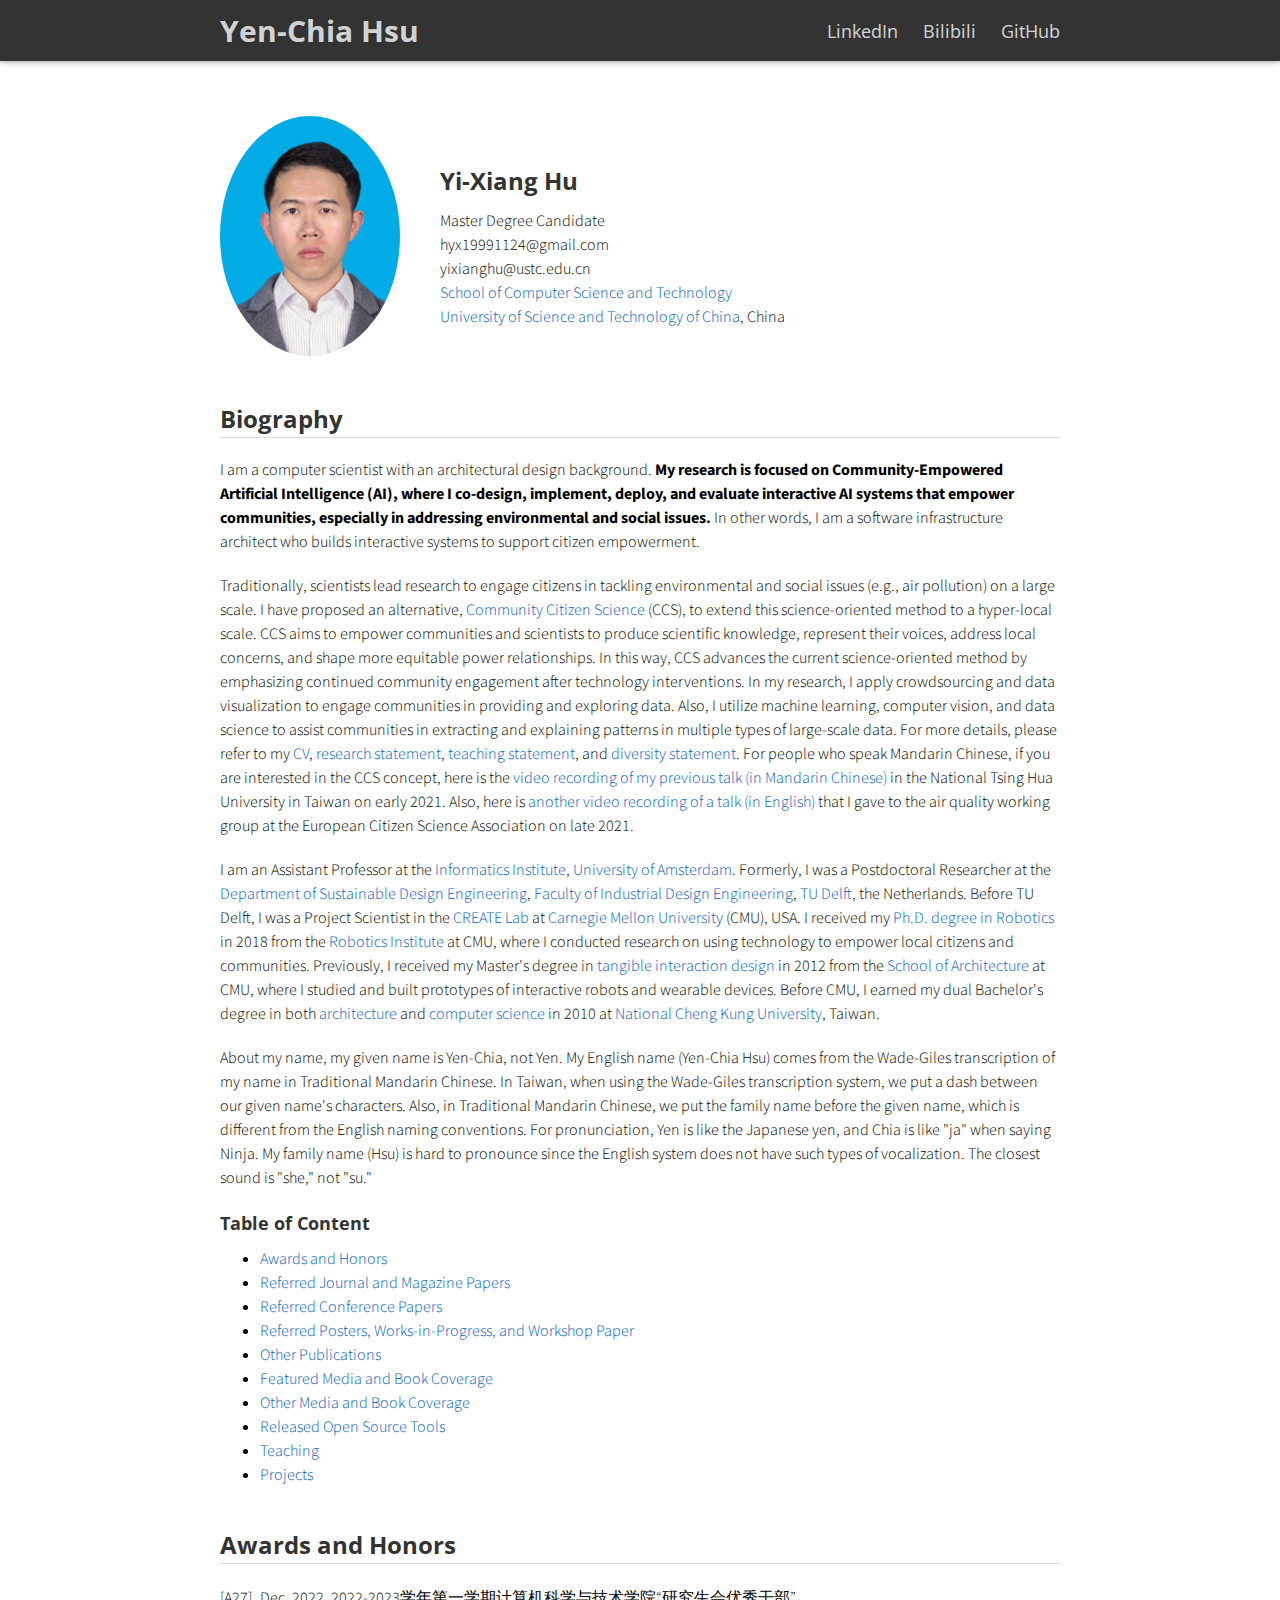
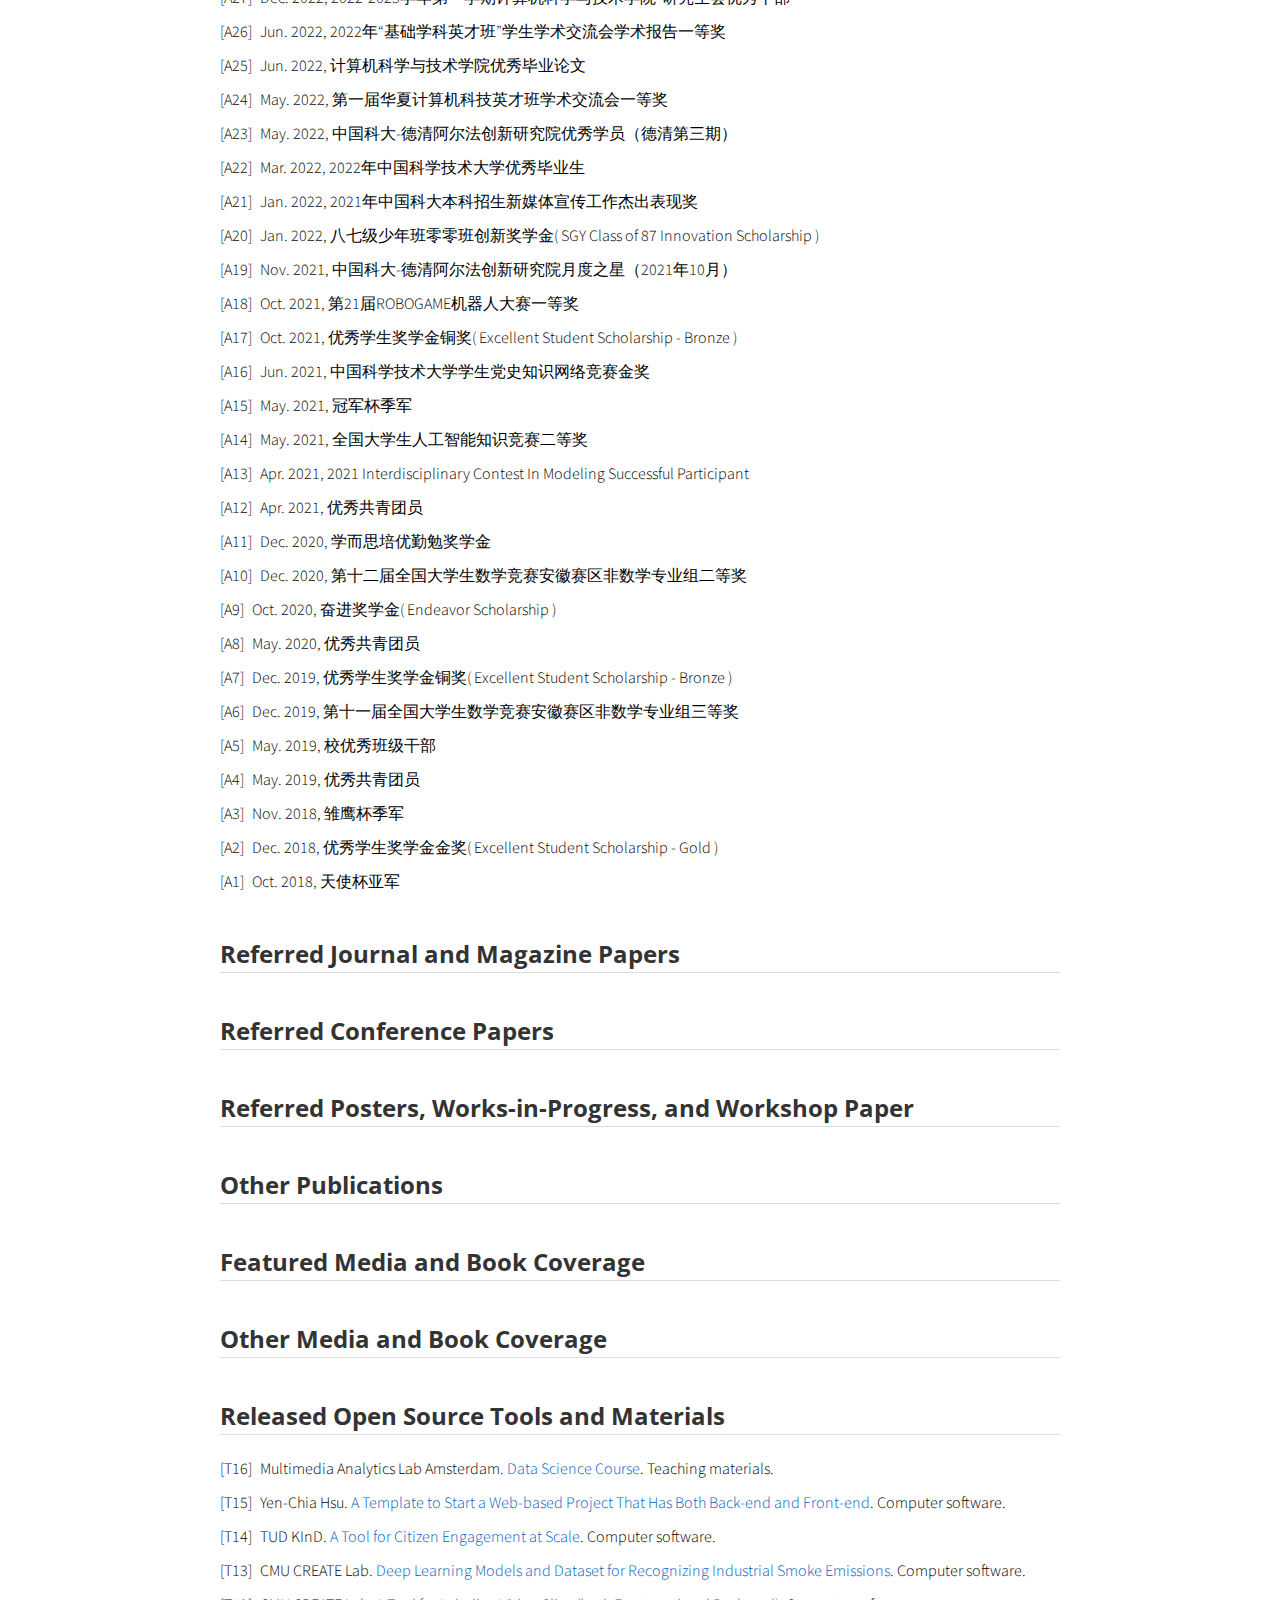
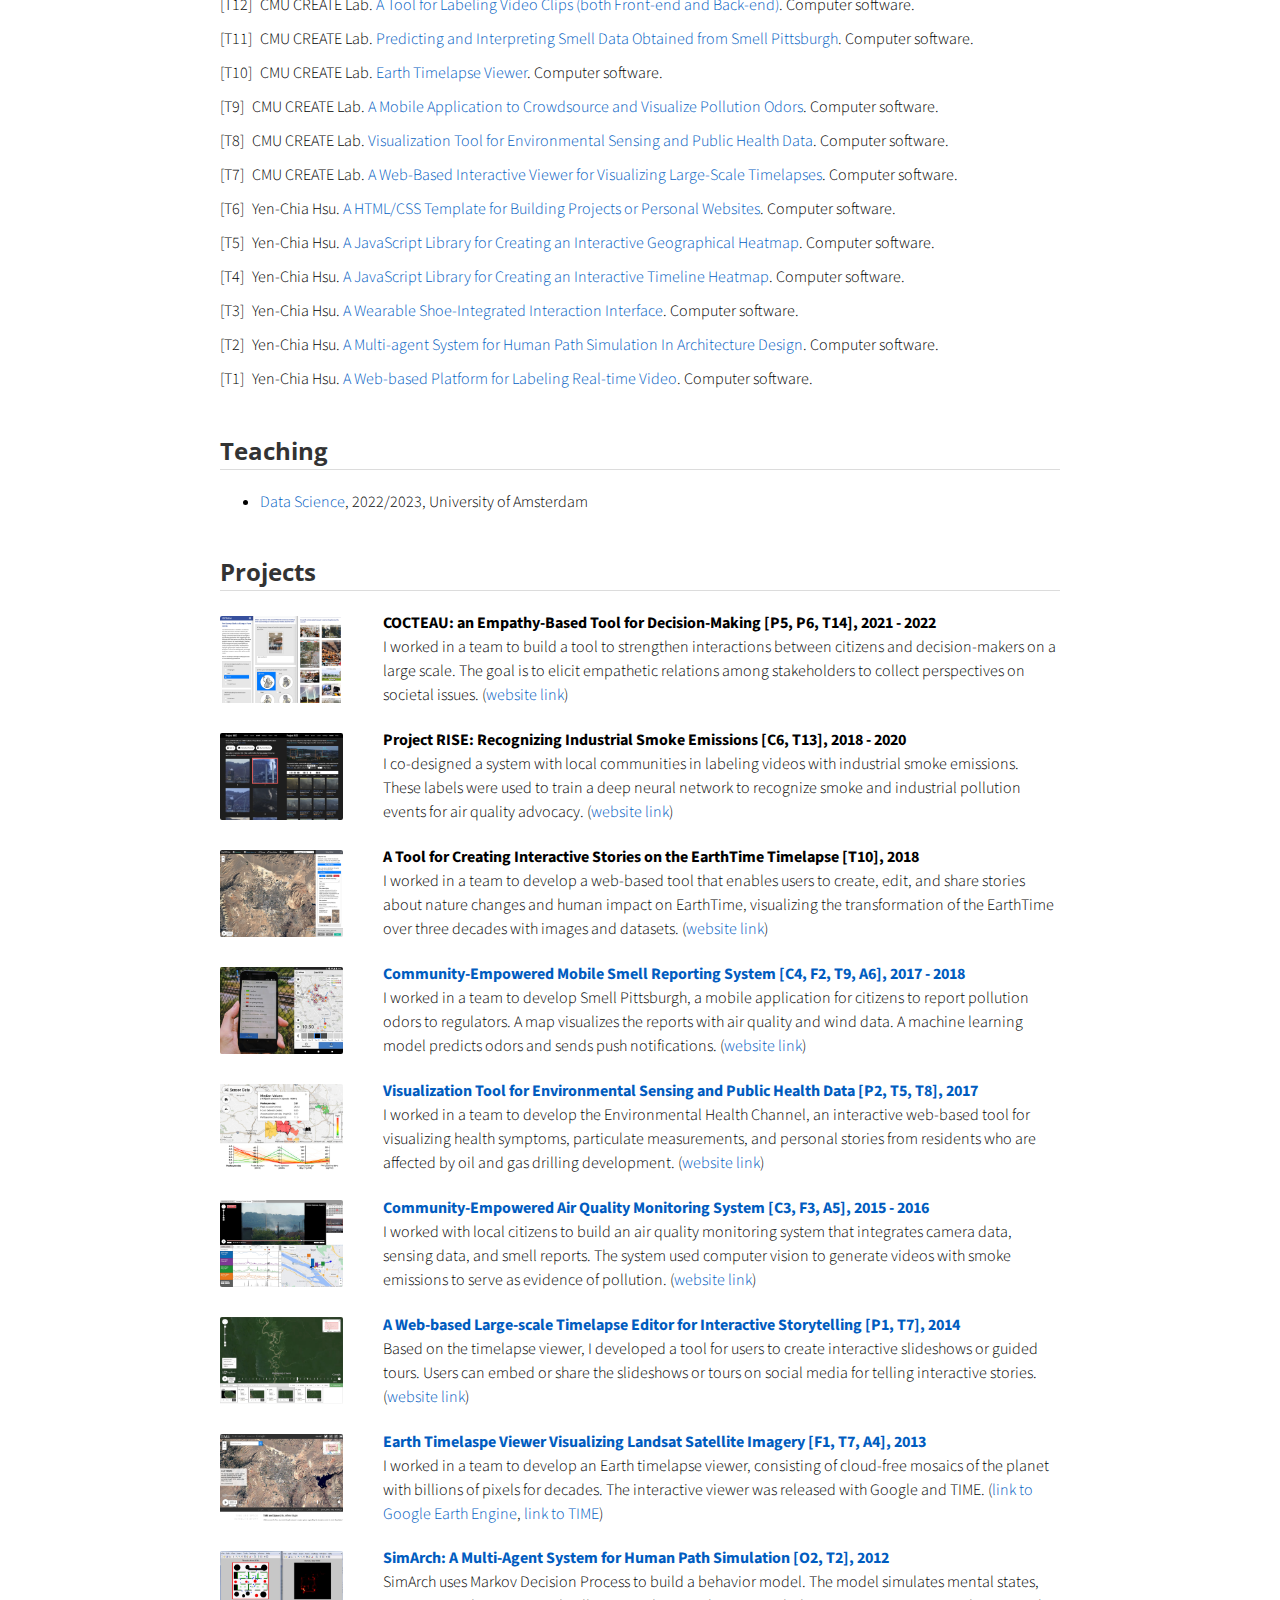
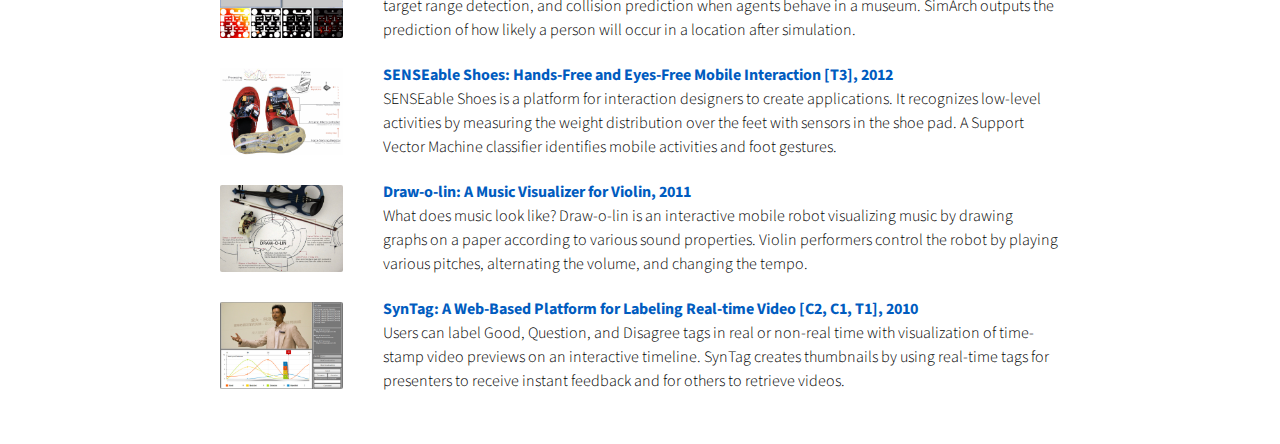
<file: new/index.html>
<!doctype html>
<html>

<head>
  <title>Yi-Xiang Hu</title>
  <meta charset="utf-8" name="viewport" content="width=device-width, initial-scale=1">
  <link href="css/frame.css" media="screen" rel="stylesheet" type="text/css" />
  <link href="css/controls.css" media="screen" rel="stylesheet" type="text/css" />
  <link href="css/custom.css" media="screen" rel="stylesheet" type="text/css" />
  <link href='https://fonts.googleapis.com/css?family=Open+Sans:400,700' rel='stylesheet' type='text/css'>
  <link href='https://fonts.googleapis.com/css?family=Open+Sans+Condensed:300,700' rel='stylesheet' type='text/css'>
  <link href="https://fonts.googleapis.com/css?family=Source+Sans+Pro:400,700" rel="stylesheet">
  <script src="https://ajax.googleapis.com/ajax/libs/jquery/3.3.1/jquery.min.js"></script>
  <script src="js/menu.js"></script>
  <script>
    (function (i, s, o, g, r, a, m) {
      i['GoogleAnalyticsObject'] = r;
      i[r] = i[r] || function () {
        (i[r].q = i[r].q || []).push(arguments)
      }, i[r].l = 1 * new Date();
      a = s.createElement(o),
        m = s.getElementsByTagName(o)[0];
      a.async = 1;
      a.src = g;
      m.parentNode.insertBefore(a, m)
    })(window, document, 'script', 'https://www.google-analytics.com/analytics.js', 'ga');
    ga('create', 'UA-103598896-1', 'auto');
    ga('send', 'pageview');
  </script>
</head>

<body>
  <div class="menu-container"></div>
  <div class="content-container">
    <div class="content">
      <div class="content-table flex-column">
        <div class="flex-row">
          <div class="flex-item flex-column">
            <img class="image" id="me" src="img/me.jpeg">
          </div>
          <div class="flex-item flex-column">
            <h2>Yi-Xiang Hu</h2>
            <p class="text">
              Master Degree Candidate<br>
              hyx19991124@gmail.com<br>
              yixianghu@ustc.edu.cn<br>
              <a href="https://en.cs.ustc.edu.cn/main.htm" target="_blank">School of Computer Science and Technology</a><br>
              <a href="https://en.ustc.edu.cn/" target="_blank">University of Science and Technology of China</a>, China<br>
            </p>
          </div>
        </div>
        <div class="flex-row">
          <div class="flex-item flex-column">
            <h2>Biography</h2>
            <hr>
            <p class="text">
              I am a computer scientist with an architectural design background.
              <b>My research is focused on Community-Empowered Artificial Intelligence (AI), where I co-design, implement, deploy, and evaluate interactive AI systems that empower communities, especially in addressing environmental and social issues.</b>
              In other words, I am a software infrastructure architect who builds interactive systems to support citizen empowerment.
            </p>
            <p class="text">
              Traditionally, scientists lead research to engage citizens in tackling environmental and social issues (e.g., air pollution) on a large scale.
              I have proposed an alternative, <a href="https://arxiv.org/abs/1907.11260" target="_blank">Community Citizen Science</a> (CCS), to extend this science-oriented method to a hyper-local scale.
              CCS aims to empower communities and scientists to produce scientific knowledge, represent their voices, address local concerns, and shape more equitable power relationships.
              In this way, CCS advances the current science-oriented method by emphasizing continued community engagement after technology interventions.
              In my research, I apply crowdsourcing and data visualization to engage communities in providing and exploring data.
              Also, I utilize machine learning, computer vision, and data science to assist communities in extracting and explaining patterns in multiple types of large-scale data.
              For more details, please refer to my <a href="file/CV.pdf" target="_blank">CV</a>,
              <a href="file/yenchiah-research-v5.pdf" target="_blank">research statement</a>,
              <a href="file/yenchiah-teaching-v6.pdf" target="_blank">teaching statement</a>,
              and <a href="file/yenchiah-diversity-v3.pdf" target="_blank">diversity statement</a>.
              For people who speak Mandarin Chinese, if you are interested in the CCS concept, here is the <a href="https://www.youtube.com/watch?v=kxxwc3fT-aA" target="_blank">video recording of my previous talk (in Mandarin Chinese)</a> in the National Tsing Hua University in Taiwan on early 2021.
              Also, here is <a href="https://www.youtube.com/watch?v=vHfCpwQqdLA" target="_blank">another video recording of a talk (in English)</a> that I gave to the air quality working group at the European Citizen Science Association on late 2021.
            </p>
            <p class="text">
              I am an Assistant Professor at the <a href="https://ivi.uva.nl" target="_blank">Informatics Institute</a>, <a href="https://www.uva.nl/en" target="_blank">University of Amsterdam</a>.
              Formerly, I was a Postdoctoral Researcher at the <a href="https://www.tudelft.nl/io/over-io/afdelingen/sustainable-design-engineering" target="_blank">Department of Sustainable Design Engineering</a>, <a href="https://www.tudelft.nl/en/ide/" target="_blank">Faculty of Industrial Design Engineering</a>, <a href="https://www.tudelft.nl/" target="_blank">TU Delft</a>, the Netherlands.
              Before TU Delft, I was a Project Scientist in the <a href="https://www.cmucreatelab.org/" target="_blank">CREATE Lab</a> at <a href="https://www.cmu.edu/" target="_blank">Carnegie Mellon University</a> (CMU), USA.
              I received my <a href="https://www.ri.cmu.edu/education/academic-programs/doctoral-robotics-program/" target="_blank">Ph.D. degree in Robotics</a> in 2018 from the <a href="https://www.ri.cmu.edu/" target="_blank">Robotics Institute</a> at CMU, where I conducted research on using technology to empower local citizens and communities.
              Previously, I received my Master's degree in <a href="https://soa.cmu.edu/mtid/" target="_blank">tangible interaction design</a> in 2012 from the <a href="https://soa.cmu.edu/" target="_blank">School of Architecture</a> at CMU, where I studied and built prototypes of interactive robots and wearable devices.
              Before CMU, I earned my dual Bachelor's degree in both <a href="http://www.arch.ncku.edu.tw/en" target="_blank">architecture</a> and <a href="http://www.csie.ncku.edu.tw/ncku_csie/?lang=en" target="_blank">computer science</a> in 2010 at <a href="http://web.ncku.edu.tw/bin/home.php?Lang=en" target="_blank">National Cheng Kung University</a>, Taiwan.
            </p>
            <p class="text">
              About my name, my given name is Yen-Chia, not Yen.
              My English name (Yen-Chia Hsu) comes from the Wade-Giles transcription of my name in Traditional Mandarin Chinese.
              In Taiwan, when using the Wade-Giles transcription system, we put a dash between our given name's characters.
              Also, in Traditional Mandarin Chinese, we put the family name before the given name, which is different from the English naming conventions.
              For pronunciation, Yen is like the Japanese yen, and Chia is like "ja" when saying Ninja.
              My family name (Hsu) is hard to pronounce since the English system does not have such types of vocalization.
              The closest sound is "she," not "su."
            </p>
            <h3>Table of Content</h3>
            <ul>
              <li><a href="#award">Awards and Honors</a></li>
              <li><a href="#journal-paper">Referred Journal and Magazine Papers</a></li>
              <li><a href="#conference-paper">Referred Conference Papers</a></li>
              <li><a href="#wip-paper">Referred Posters, Works-in-Progress, and Workshop Paper</a></li>
              <li><a href="#other-paper">Other Publications</a></li>
              <li><a href="#feature-media">Featured Media and Book Coverage</a></li>
              <li><a href="#other-media">Other Media and Book Coverage</a></li>
              <li><a href="#tool">Released Open Source Tools</a></li>
              <li><a href="#teaching">Teaching</a></li>
              <li><a href="#project">Projects</a></li>
            </ul>
            <h2 id="award">Awards and Honors</h2>
            <hr>
            <!--This list is reversed on the website due to reverse number listing-->
            <ol class="publication A-list">
              <!-- <br />&nbsp &nbsp&nbsp &nbsp &nbsp &nbsp&nbsp &nbsp
            <br />&nbsp &nbsp&nbsp &nbsp &nbsp &nbsp&nbsp &nbsp
            <br />&nbsp &nbsp&nbsp &nbsp &nbsp &nbsp&nbsp &nbsp
            <br />&nbsp &nbsp&nbsp &nbsp &nbsp &nbsp&nbsp &nbsp
            <br />&nbsp &nbsp&nbsp &nbsp &nbsp &nbsp&nbsp &nbsp
            <br />&nbsp &nbsp&nbsp &nbsp &nbsp &nbsp&nbsp &nbsp <br />&nbsp &nbsp&nbsp &nbsp &nbsp &nbsp&nbsp &nbsp <br />&nbsp &nbsp&nbsp &nbsp &nbsp &nbsp&nbsp &nbsp <br />&nbsp &nbsp&nbsp &nbsp &nbsp &nbsp&nbsp &nbsp
              --> 
           
              <li>
                <p class="text-small-margin">
                  Oct. 2018, 天使杯亚军
                </p>
              </li>
              <li>
                <p class="text-small-margin">
                  Dec. 2018,
            优秀学生奖学金金奖( Excellent Student Scholarship - Gold )
                </p>
              </li>
              <li>
                <p class="text-small-margin">
                  Nov.
            2018,
            雏鹰杯季军
                </p>
              </li>
              <li>
                <p class="text-small-margin">
                  May. 2019,
            优秀共青团员
                </p>
              </li>
              <li>
                <p class="text-small-margin">
                  May. 2019,
            校优秀班级干部
                </p>
              </li>
              <li>
                <p class="text-small-margin">
                  Dec.
            2019,
            第十一届全国大学生数学竞赛安徽赛区非数学专业组三等奖
                </p>
              </li><li>
                <p class="text-small-margin">
                  Dec. 2019,
            优秀学生奖学金铜奖( Excellent Student Scholarship - Bronze )
                </p>
              </li><li>
                <p class="text-small-margin">
                  May. 2020,
            优秀共青团员
                </p>
              </li><li>
                <p class="text-small-margin">
                  Oct. 2020,
            奋进奖学金( Endeavor Scholarship )
                </p>
              </li><li>
                <p class="text-small-margin">
                  Dec. 2020,
            第十二届全国大学生数学竞赛安徽赛区非数学专业组二等奖
                </p>
              </li><li>
                <p class="text-small-margin">
                  Dec. 2020,
            学而思培优勤勉奖学金
                </p>
              </li><li>
                <p class="text-small-margin">
                  Apr. 2021,
                  优秀共青团员
                </p>
              </li><li>
                <p class="text-small-margin">
                  Apr. 2021,
                  2021 Interdisciplinary Contest In Modeling Successful Participant
                </p>
              </li><li>
                <p class="text-small-margin">
                  May. 2021,
                  全国大学生人工智能知识竞赛二等奖
                </p>
              </li><li>
                <p class="text-small-margin">
                  May. 2021,
                  冠军杯季军
                </p>
              </li><li>
                <p class="text-small-margin">
                  Jun.
                  2021,
                  中国科学技术大学学生党史知识网络竞赛金奖
                </p>
              </li><li>
                <p class="text-small-margin">
                  Oct. 2021,
                  优秀学生奖学金铜奖( Excellent Student Scholarship - Bronze )
                </p>
              </li><li>
                <p class="text-small-margin">
                  Oct. 2021,
                  第21届ROBOGAME机器人大赛一等奖
                </p>
              </li><li>
                <p class="text-small-margin">
                  Nov. 2021,
                  中国科大-德清阿尔法创新研究院月度之星（2021年10月）
                </p>
              </li><li>
                <p class="text-small-margin">
                  Jan. 2022,
                  八七级少年班零零班创新奖学金( SGY Class of 87 Innovation Scholarship )
                </p>
              </li><li>
                <p class="text-small-margin">
                  Jan. 2022,
                  2021年中国科大本科招生新媒体宣传工作杰出表现奖
                </p>
              </li><li>
                <p class="text-small-margin">
                  Mar. 2022,
                  2022年中国科学技术大学优秀毕业生
                </p>
              </li>
              <li>
                <p class="text-small-margin">
                  May. 2022,
            中国科大-德清阿尔法创新研究院优秀学员（德清第三期）
                </p>
              </li>
              <li>
                <p class="text-small-margin">
                  May. 2022,
                  第一届华夏计算机科技英才班学术交流会一等奖
                </p>
              </li>
             
              <li>
                <p class="text-small-margin">
                  Jun. 2022,
            计算机科学与技术学院优秀毕业论文
                </p>
              </li>
            <li>
              <p class="text-small-margin">
                Jun. 2022,
            2022年“基础学科英才班”学生学术交流会学术报告一等奖
              </p>
            </li>
            <!-- <li>
                <p class="text-small-margin">
                  <a target="_blank" href="http://www.yestaiwan.com.tw/page06_5.html">Best New Artist</a>.
                  2009. The National Golden Award for Architecture, Taiwan.
                </p>
              </li> -->
              <li>
                <p class="text-small-margin">
                  Dec. 2022,
            2022-2023学年第一学期计算机科学与技术学院“研究生会优秀干部”
                </p>
              </li>
            </ol>
            <h2 id="journal-paper">Referred Journal and Magazine Papers</h2>
            <hr>
            <!-- <ol class="publication J-list">
              <li>
                <p class="text-small-margin">
                  <b>Yen-Chia Hsu</b> and Illah Nourbakhsh. 2020. When Human-Computer Interaction Meets Community Citizen Science. Communications of the ACM.
                  <br>
                  <a href="file/ccs.pdf" target="_blank">PDF</a>
                  &nbsp;&nbsp;|&nbsp;&nbsp;
                  <a href="https://doi.org/10.1145/3376892" target="_blank">Source</a>
                  &nbsp;&nbsp;|&nbsp;&nbsp;
                  <a href="https://arxiv.org/abs/1907.11260" target="_blank">Preprint</a>
                  &nbsp;&nbsp;|&nbsp;&nbsp;
                  <a href="https://cacm.acm.org/magazines/2020/2/242344-when-human-computer-interaction-meets-community-citizen-science/fulltext" target="_blank">Webpage</a>
                </p>
              </li>
              <li>
                <p class="text-small-margin">
                  <b>Yen-Chia Hsu</b>, Jennifer Cross, Paul Dille, Michael Tasota, Beatrice Dias, Randy Sargent, Ting-Hao Huang, and Illah Nourbakhsh. 2020. Smell Pittsburgh: Engaging Community Citizen Science for Air Quality. ACM Transactions on Interactive Intelligent Systems.
                  <br>
                  <a href="file/smell-pgh-journal.pdf" target="_blank">PDF</a>
                  &nbsp;&nbsp;|&nbsp;&nbsp;
                  <a href="https://dl.acm.org/doi/10.1145/3369397" target="_blank">Source</a>
                  &nbsp;&nbsp;|&nbsp;&nbsp;
                  <a href="https://arxiv.org/abs/1912.11936" target="_blank">Preprint</a>
                </p>
              </li>
              <li>
                <p class="text-small-margin">
                  <b>Yen-Chia Hsu</b>, Himanshu Verma, Andrea Mauri, Illah Nourbakhsh, and Alessandro Bozzon. 2022. Empowering local communities using artificial intelligence. Patterns, 3(3), 100449.
                  <br>
                  <a href="https://doi.org/10.1016/j.patter.2022.100449" target="_blank">Source</a>
                  &nbsp;&nbsp;|&nbsp;&nbsp;
                  <a href="https://arxiv.org/abs/2110.02007" target="_blank">Preprint</a>
                </p>
              </li>
            </ol> -->

            <!--This list is reversed on the website due to reverse number listing-->
            <h2 id="conference-paper">Referred Conference Papers</h2>
            <hr>
            <!--This list is reversed on the website due to reverse number listing-->
            <!-- <ol class="publication C-list">
              <li>
                <p class="text-small-margin">
                  Yang-Ting Shen, Tay-Sheng Jeng, and <b>Yen-Chia Hsu</b>. 2011. A "Live" Interactive Tagging Interface for Collaborative Learning. International Conference on Cooperative Design, Visualization and Engineering (CDVE 2011). Springer.
                  <br>
                  <a href="https://link.springer.com/chapter/10.1007%2F978-3-642-23734-8_16" target="_blank">Source</a>
                  &nbsp;&nbsp;|&nbsp;&nbsp;
                  <a href="https://yenchiah.wordpress.com/2016/05/12/syntag-a-web-based-platform-for-labeling-real-time-video-acm-cscw-2012-short-paper/" target="_blank">Blog</a>
                </p>
              </li>
              <li>
                <p class="text-small-margin">
                  <b>Yen-Chia Hsu</b>, Tay-Sheng Jeng, Yang-Ting Shen, and Po-Chun Chen. 2012. SynTag: A Web-based Platform for Labeling Real-time Video. In Proceedings of the ACM 2012 Conference on Computer Supported Cooperative Work (CSCW 2012). ACM.
                  <br>
                  <a href="file/syntag.pdf" target="_blank">PDF</a>
                  &nbsp;&nbsp;|&nbsp;&nbsp;
                  <a href="http://dl.acm.org/citation.cfm?id=2145312" target="_blank">Source</a>
                  &nbsp;&nbsp;|&nbsp;&nbsp;
                  <a href="https://www.youtube.com/watch?v=k7zWjvpDYtE" target="_blank">Video</a>
                  &nbsp;&nbsp;|&nbsp;&nbsp;
                  <a href="https://yenchiah.wordpress.com/2016/05/12/syntag-a-web-based-platform-for-labeling-real-time-video-acm-cscw-2012-short-paper/" target="_blank">Blog</a>
                  &nbsp;&nbsp;|&nbsp;&nbsp;
                  <a href="https://github.com/yenchiah/SynTag" target="_blank">Code and Data</a>
                </p>
              </li>
              <li>
                <p class="text-small-margin">
                  <b>Yen-Chia Hsu</b>, Paul Dille, Jennifer Cross, Beatrice Dias, Randy Sargent, and Illah Nourbakhsh. 2017. Community-Empowered Air Quality Monitoring System. In Proceedings of the 2017 CHI Conference on Human Factors in Computing Systems (CHI 2017). ACM.
                  <span class="custom-text-danger">(Best Paper Honorable Mention Award, Top 5%)</span>
                  <br>
                  <a href="file/community-empowered-air-quality-monitoring-system.pdf" target="_blank">PDF</a>
                  &nbsp;&nbsp;|&nbsp;&nbsp;
                  <a href="http://dl.acm.org/citation.cfm?id=3025853" target="_blank">Source</a>
                  &nbsp;&nbsp;|&nbsp;&nbsp;
                  <a href="https://arxiv.org/abs/1804.03293" target="_blank">Preprint</a>
                  &nbsp;&nbsp;|&nbsp;&nbsp;
                  <a href="https://www.youtube.com/watch?v=WxOw0j3oTXM" target="_blank">Video</a>
                  &nbsp;&nbsp;|&nbsp;&nbsp;
                  <a href="https://yenchiah.wordpress.com/2017/02/02/community-empowered-air-quality-monitoring-system-acm-chi-2017-full-paper/" target="_blank">Blog</a>
                  &nbsp;&nbsp;|&nbsp;&nbsp;
                  <a href="file/ACCAN-survey.pdf" target="_blank">Appendix</a>
                  &nbsp;&nbsp;|&nbsp;&nbsp;
                  <a href="http://shenangochannel.org/" target="_blank">Website</a>
                  &nbsp;&nbsp;|&nbsp;&nbsp;
                  <a href="https://github.com/CMU-CREATE-Lab/the-shenango-channel" target="_blank">Code and Data</a>
                </p>
              </li>
              <li>
                <p class="text-small-margin">
                  <b>Yen-Chia Hsu</b>, Jennifer Cross, Paul Dille, Michael Tasota, Beatrice Dias, Randy Sargent, Ting-Hao (Kenneth) Huang, and Illah Nourbakhsh. 2019. Smell Pittsburgh: Community-Empowered Mobile Smell Reporting System. In Proceedings of the 24th International Conference on Intelligent User Interfaces (IUI 2019). ACM.
                  <span class="custom-text-danger">(Best Paper Honorable Mention Award, Top 2.5%)</span>
                  [Note: this paper has errors, and we provide the corrections in the last two pages of the preprint]
                  <br>
                  <a href="file/smell-pgh.pdf" target="_blank">PDF</a>
                  &nbsp;&nbsp;|&nbsp;&nbsp;
                  <a href="https://dl.acm.org/citation.cfm?id=3302293" target="_blank">Source</a>
                  &nbsp;&nbsp;|&nbsp;&nbsp;
                  <a href="https://arxiv.org/abs/1810.11143" target="_blank">Preprint</a>
                  &nbsp;&nbsp;|&nbsp;&nbsp;
                  <a href="https://www.youtube.com/watch?v=aOPyPfjJhBs" target="_blank">Video</a>
                  &nbsp;&nbsp;|&nbsp;&nbsp;
                  <a href="https://www.youtube.com/watch?v=JNbGIhK_lx8" target="_blank">Conference Talk</a>
                  &nbsp;&nbsp;|&nbsp;&nbsp;
                  <a href="https://yenchiah.wordpress.com/2017/07/10/smell-pgh-a-mobile-application-to-crowdsource-and-visualize-pollution-odors/" target="_blank">Blog</a>
                  &nbsp;&nbsp;|&nbsp;&nbsp;
                  <a href="file/smell-pgh-survey.pdf" target="_blank">Appendix</a>
                  &nbsp;&nbsp;|&nbsp;&nbsp;
                  <a href="https://smellpgh.org/" target="_blank">Website</a>
                  &nbsp;&nbsp;|&nbsp;&nbsp;
                  <a href="https://github.com/CMU-CREATE-Lab/smell-pittsburgh-prediction" target="_blank">Code and Data</a>
                </p>
              </li>
              <li>
                <p class="text-small-margin">
                  Ting-Yao Hsu, Chieh-Yang Huang, <b>Yen-Chia Hsu</b>, and Ting-Hao Huang. 2019. Visual Story Post-Editing. In Proceedings of the 57th Annual Meeting of the Association for Computational Linguistics. Association for Computational Linguistics (ACL 2019).
                  <br>
                  <a href="http://dx.doi.org/10.18653/v1/P19-1658" target="_blank">Source</a>
                  &nbsp;&nbsp;|&nbsp;&nbsp;
                  <a href="https://arxiv.org/abs/1906.01764" target="_blank">Preprint</a>
                  &nbsp;&nbsp;|&nbsp;&nbsp;
                  <a href="https://github.com/tingyaohsu/VIST-Edit" target="_blank">Code and Data</a>
                </p>
              </li>
              <li>
                <p class="text-small-margin">
                  <b>Yen-Chia Hsu</b>, Ting-Hao (Kenneth) Huang, Ting-Yao Hu, Paul Dille, Sean Prendi, Ryan Hoffman, Anastasia Tsuhlares, Jessica Pachuta, Randy Sargent, and Illah Nourbakhsh. 2021. Project RISE: Recognizing Industrial Smoke Emissions. Proceedings of the AAAI Conference on Artificial Intelligence (AAAI 2021).
                  <br>
                  <a href="file/project-rise.pdf" target="_blank">PDF</a>
                  &nbsp;&nbsp;|&nbsp;&nbsp;
                  <a href="https://ojs.aaai.org/index.php/AAAI/article/view/17739" target="_blank">Source</a>
                  &nbsp;&nbsp;|&nbsp;&nbsp;
                  <a href="https://arxiv.org/abs/2005.06111" target="_blank">Preprint</a>
                  &nbsp;&nbsp;|&nbsp;&nbsp;
                  <a href="https://github.com/CMU-CREATE-Lab/deep-smoke-machine" target="_blank">Code and Data</a>
                </p>
              </li>
            </ol> -->
            <h2 id="wip-paper">Referred Posters, Works-in-Progress, and Workshop Paper</h2>
            <hr>
            <!--This list is reversed on the website due to reverse number listing-->
            <!-- <ol class="publication P-list">
              <li>
                <p class="text-small-margin">
                  <b>Yen-Chia Hsu</b>, Paul Dille, Randy Sargent, Christopher Bartley, and Illah Nourbakhsh. 2015. A Web-based Large-scale Timelapse Editor for Creating and Sharing Guided Video Tours and Interactive Slideshows. IEEE Information Visualization Posters, 2015.
                  <br>
                  <a href="file/timelapse-editor.pdf" target="_blank">PDF</a>
                  &nbsp;&nbsp;|&nbsp;&nbsp;
                  <a href="https://vimeo.com/136251467" target="_blank">Source</a>
                  &nbsp;&nbsp;|&nbsp;&nbsp;
                  <a href="https://yenchiah.wordpress.com/2016/05/14/a-web-based-large-scale-timelapse-editor-for-creating-and-sharing-guided-video-tours-and-interactive-slideshows-ieee-vis-2015-poster/" target="_blank">Blog</a>
                  &nbsp;&nbsp;|&nbsp;&nbsp;
                  <a href="https://github.com/CMU-CREATE-Lab/timemachine-viewer" target="_blank">Code and Data</a>
                </p>
              </li>
              <li>
                <p class="text-small-margin">
                  <b>Yen-Chia Hsu</b>, Jennifer Cross, Paul Dille, Illah Nourbakhsh, Leann Leiter, and Ryan Grode. 2018. Visualization Tool for Environmental Sensing and Public Health Data. In Proceedings of the 2018 ACM Conference Companion Publication on Designing Interactive Systems (DIS 2018 Companion). ACM.
                  <br>
                  <a href="file/env-health-channel.pdf" target="_blank">PDF</a>
                  &nbsp;&nbsp;|&nbsp;&nbsp;
                  <a href="https://dl.acm.org/citation.cfm?id=3197391.3205419" target="_blank">Source</a>
                  &nbsp;&nbsp;|&nbsp;&nbsp;
                  <a href="https://arxiv.org/abs/1804.03263" target="_blank">Preprint</a>
                  &nbsp;&nbsp;|&nbsp;&nbsp;
                  <a href="https://yenchiah.wordpress.com/2017/08/31/environmental-health-channel-an-online-tool-for-visualizing-sensor-and-health-data/" target="_blank">Blog</a>
                  &nbsp;&nbsp;|&nbsp;&nbsp;
                  <a href="file/env-health-channel-focus-group-questions.pdf" target="_blank">Appendix</a>
                  &nbsp;&nbsp;|&nbsp;&nbsp;
                  <a href="https://envhealthchannel.org/" target="_blank">Website</a>
                  &nbsp;&nbsp;|&nbsp;&nbsp;
                  <a href="https://github.com/CMU-CREATE-Lab/ehp-channel" target="_blank">Code and Data</a>
                </p>
              </li>
              <li>
                <p class="text-small-margin">
                  Ting-Yao Hsu, <b>Yen-Chia Hsu</b>, and Ting-Hao (Kenneth) Huang. 2019. On How Users Edit Computer-Generated Visual Stories. In Extended Abstracts of the 2019 CHI Conference on Human Factors in ComputingSystems (CHI EA 2019). ACM.
                  <br>
                  <a href="https://dl.acm.org/citation.cfm?id=3312965" target="_blank">Source</a>
                  &nbsp;&nbsp;|&nbsp;&nbsp;
                  <a href="https://arxiv.org/abs/1902.08327" target="_blank">Preprint</a>
                </p>
              </li>
              <li>
                <p class="text-small-margin">
                  Ting-Hao (Kenneth) Huang, Chieh-Yang Huang, Chien-Kuang Cornelia Ding, <b>Yen-Chia Hsu</b>, and C. Lee Giles. 2020. CODA-19: Using a Non-Expert Crowd to Annotate Research Aspects on 10,000+ Abstracts in the COVID-19 Open Research Dataset. In Proceedings of the 1st Workshop on NLP for COVID-19 at Association for Computational Linguistics (ACL 2020).
                  <br>
                  <a href="https://www.aclweb.org/anthology/2020.nlpcovid19-acl.6/" target="_blank">Source</a>
                  &nbsp;&nbsp;|&nbsp;&nbsp;
                  <a href="https://arxiv.org/abs/2005.02367" target="_blank">Preprint</a>
                  &nbsp;&nbsp;|&nbsp;&nbsp;
                  <a href="https://github.com/windx0303/CODA-19" target="_blank">Code and Data</a>
                </p>
              </li>
              <li>
                <p class="text-small-margin">
                  Andrea Mauri, Andrea Tocchetti, Lorenzo Corti, <b>Yen-Chia Hsu</b>, Himanshu Verma, and Marco Brambilla. 2022. COCTEAU: an Empathy-Based Tool for Decision-Making. Posters and Demos Track at The Web Conference 2022 (WWW 2022).
                  <br>
                  <a href="https://arxiv.org/abs/2204.06289" target="_blank">Preprint</a>
                </p>
              </li>
              <li>
                <p class="text-small-margin">
                  Andrea Mauri, <b>Yen-Chia Hsu</b>, Marco Brambilla, Aisling Ann O'Kane, Ting-Hao (Kenneth) Huang, and Himanshu Verma. 2022. Empathy-Centric Design At Scale. In Extended Abstracts of the 2022 CHI Conference on Human Factors in Computing Systems (CHI EA 2022). ACM.
                  <br>
                  <a href="https://dl.acm.org/doi/10.1145/3491101.3503744" target="_blank">Source</a>
                  &nbsp;&nbsp;|&nbsp;&nbsp;
                  <a href="https://arxiv.org/abs/2204.06382" target="_blank">Preprint</a>
                </p>
              </li>
            </ol> -->
            <h2 id="other-paper">Other Publications</h2>
            <hr>
            <!--This list is reversed on the website due to reverse number listing-->
            <!-- <ol class="publication O-list">
              <li>
                <p class="text-small-margin">
                  <b>Yen-Chia Hsu</b>. 2016. Industrial Smoke Detection and Visualization. Technical Report CMU-RI-TR-16-55. Robotics Institute, Carnegie Mellon University, Pittsburgh, PA.
                  <br>
                  <a href="file/industrial-smoke-detection-and-visualization.pdf" target="_blank">PDF</a>
                  &nbsp;&nbsp;|&nbsp;&nbsp;
                  <a href="https://www.ri.cmu.edu/publications/industrial-smoke-detection-and-visualization/" target="_blank">Preprint</a>
                  &nbsp;&nbsp;|&nbsp;&nbsp;
                  <a href="https://github.com/yenchiah/industrial-smoke-detection" target="_blank">Code and Data</a>
                </p>
              </li>
              <li>
                <p class="text-small-margin">
                  <b>Yen-Chia Hsu</b>. 2018. SimArch: A Multi-agent System For Human Path Simulation In Architecture Design. arXiv preprint arXiv:1807.03760.
                  <br>
                  <a href="https://arxiv.org/abs/1807.03760" target="_blank">Preprint</a>
                  &nbsp;&nbsp;|&nbsp;&nbsp;
                  <a href="https://github.com/yenchiah/SimArch" target="_blank">Code and Data</a>
                </p>
              </li>
              <li>
                <p class="text-small-margin">
                  Emiliano Huet-Vaughn, Nicholas Muller, and <b>Yen-Chia Hsu</b>. 2018. Livestreaming Pollution: A New Form of Public Disclosure and a Catalyst for Citizen Engagement. No. w24664. National Bureau of Economic Research, 2018.
                  <br>
                  <a href="http://www.nber.org/papers/w24664" target="_blank">Preprint</a>
                </p>
              </li>
              <li>
                <p class="text-small-margin">
                  <b>Yen-Chia Hsu</b>. 2018. Designing Interactive Systems for Community Citizen Science. Ph.D. Dissertation. Robotics Institute, Carnegie Mellon University, Pittsburgh, PA.
                  <br>
                  <a href="https://www.ri.cmu.edu/wp-content/uploads/2018/08/yc_hsu_robotics_2018.pdf" target="_blank">PDF</a>
                  &nbsp;&nbsp;|&nbsp;&nbsp;
                  <a href="https://figshare.com/articles/Designing_Interactive_Systems_for_Community_Citizen_Science/7195082/1" target="_blank">Source</a>
                  &nbsp;&nbsp;|&nbsp;&nbsp;
                  <a href="https://www.ri.cmu.edu/publications/designing-interactive-systems-for-community-citizen-science/" target="_blank">Preprint</a>
                  &nbsp;&nbsp;|&nbsp;&nbsp;
                  <a href="https://www.youtube.com/watch?v=QOFfCD8r240" target="_blank">Video</a>
                </p>
              </li>
              <li>
                <p class="text-small-margin">
                  <b>Yen-Chia Hsu</b>. 2021. 社區公民科學: 用開放數位平台的技術與公民合作解決都市環境問題. 眼底城事.
                  <br>
                  <a href="https://eyesonplace.net/2021/03/19/16600/?fbclid=IwAR1BGVj4_j385ApEYIjtYpdN6UM_0Fx7llPCJqV2KoBvYHWFB-azvPwMNAk" target="_blank">Source</a>
                </p>
              </li>
            </ol> -->
            <h2 id="feature-media">Featured Media and Book Coverage</h2>
            <hr>
            <!--This list is reversed on the website due to reverse number listing-->
            <!-- <ol class="publication F-list">
              <li>
                <p class="text-small-margin">
                  <b>TIME</b>. Jeffrey Kluger. 2013.
                  <a target="_blank" href="http://world.time.com/timelapse/">Timelapse: Landsat Satellite Images of Climate Change</a>.
                </p>
              </li>
              <li>
                <p class="text-small-margin">
                  <b>Pittsburgh Post-Gazette</b>. Ashley Murray. 2017.
                  <a target="_blank" href="http://www.post-gazette.com/business/tech-news/2017/07/03/smell-pgh-app-carnegie-mellon-university-cmu-create-lab-foul-smell-pittsburgh/stories/201706300430">Carnegie Mellon Scientists Use App to Track Foul Odors in Pittsburgh</a>.
                </p>
              </li>
              <li>
                <p class="text-small-margin">
                  <b>PC Magazine</b>. Michelle Donahue. 2018.
                  <a target="_blank" href="https://www.pcmag.com/article/360317/citizen-science-do-try-this-at-home">Citizen Science: Do Try This at Home</a>.
                </p>
              </li>
              <li>
                <p class="text-small-margin">
                  <b>Pittsburgh Earth Day</b>. Amanda Waltz. 2021.
                  <a target="_blank" href="https://pittsburghearthday.org/partnership-wins-award-for-using-tech-to-track-pittsburgh-air-pollution/">Partnership Wins Award for Using Tech to Track Pittsburgh Air Pollution</a>.
                </p>
              </li>
              
            </ol> -->
            <h2 id="other-media">Other Media and Book Coverage</h2>
            <hr>
            <!--This list is reversed on the website due to reverse number listing-->
            <!-- <ol class="publication M-list">
              <li>
                <p class="text-small-margin">
                  <b>Carnegie Mellon University News</b>. 2013.
                  <a target="_blank" href="https://www.cmu.edu/news/stories/archives/2013/may/may9_timelapse.html">Robotics Institute Helps Make Stunning Satellite Imagery Easily Accessible</a>.
                </p>
              </li>
              <li>
                <p class="text-small-margin">
                  <b>Google AI Blog</b>. 2013.
                  <a target="_blank" href="https://research.googleblog.com/2013/06/building-visual-planetary-time-machine.html">Building A Visual Planetary Time Machine</a>.
                </p>
              </li>
              <li>
                <p class="text-small-margin">
                  <b>Google Official Blog</b>. 2013.
                  <a target="_blank" href="https://googleblog.blogspot.com/2013/05/a-picture-of-earth-through-time.html">A picture of Earth through time</a>.
                </p>
              </li>
              <li>
                <p class="text-small-margin">
                  <b>Google Earth Engine</b>. 2013.
                  <a target="_blank" href="https://earthengine.google.com/timelapse/">Earth Timelapse</a>.
                </p>
              </li>
              <li>
                <p class="text-small-margin">
                  <b>Ars Technica</b>. Sean Gallagher. 2013.
                  <a target="_blank" href="https://arstechnica.com/information-technology/2013/06/how-google-built-a-108-terapixel-time-lapse-portrait-of-earth/">How Google built a 52-terapixel time-lapse portrait of Earth</a>.
                </p>
              </li>
              <li>
                <p class="text-small-margin">
                  <b>Pittsburgh Post-Gazette</b>. 2015.
                  <a target="_blank" href="http://www.post-gazette.com/opinion/editorials/2015/11/21/Pollution-cam-Now-the-public-has-an-eye-on-Shenango-24-7/stories/201511300034">Pollution cam: Now the public has an eye on Shenango, 24/7</a>.
                </p>
              </li>
              <li>
                <p class="text-small-margin">
                  <b>Carnegie Mellon University News</b>. Byron Spice. 2015.
                  <a target="_blank" href="https://www.cmu.edu/news/stories/archives/2015/november/tracking-coke-plant.html">Shenango Channel Provides Online Resource For Sharing Images, Data About Coke Plant</a>.
                </p>
              </li>
              <li>
                <p class="text-small-margin">
                  <b>Pittsburgh City Paper</b>. Ashley Murray. 2015.
                  <a target="_blank" href="https://www.pghcitypaper.com/Blogh/archives/2015/11/20/what-you-need-to-know-about-pittsburgh-news-this-week">What you need to know about Pittsburgh news this week</a>.
                </p>
              </li>
              <li>
                <p class="text-small-margin">
                  <b>Pittsburgh Post-Gazette</b>. Don Hopey. 2015.
                  <a target="_blank" href="http://www.post-gazette.com/local/west/2015/11/16/Shenango-Channel-keeps-an-eye-on-the-Neville-Island-sky/stories/201511160007">Shenango Channel keeps an eye on the Neville Island sky</a>.
                </p>
              </li>
              <li>
                <p class="text-small-margin">
                  <b>Pittsburgh Post-Gazette</b>. Don Hopey. 2015.
                  <a target="_blank" href="http://www.post-gazette.com/news/environment/2015/11/19/Regulators-reviewing-Shenango-Coke-Works-compliance-with-2012-consent-decree/stories/201511190230">Regulators reviewing Shenango Coke Works' compliance with 2012 consent decree</a>.
                </p>
              </li>
              <li>
                <p class="text-small-margin">
                  <b>HuffPost</b>. Illah Nourbakhsh. 2016.
                  <a target="_blank" href="https://www.huffingtonpost.com/illah-Nourbakhsh/a-community-advocacy-succ_b_8859210.html">A Community Advocacy Success Story</a>.
                </p>
              </li>
              <li>
                <p class="text-small-margin">
                  <b>The Society for Social Studies of Science (4S)</b>. Gwen Ottinger. 2016.
                  <a target="_blank" href="https://www.4sonline.org/a-missing-link-in-making-meaning-from-air-monitoring/">A Missing Link in Making Meaning from Air Monitoring?</a>.
                </p>
              </li>
              <li>
                <p class="text-small-margin">
                  <b>Group Against Smog and Pollution</b>. 2016.
                  <a target="_blank" href="http://gasp-pgh.org/2016/06/01/a-change-in-the-air-after-the-closure-of-the-shenango-coke-plant/">A Change in the Air After the Closure of the Shenango Coke Plant</a> (<a target="_blank" href="http://gasp-pgh.org/wp-content/uploads/hotline-2016spring-web.pdf">another source</a>).
                </p>
              </li>
              <li>
                <p class="text-small-margin">
                  <b>Allegheny Front</b>. Lou Blouin. 2016.
                  <a target="_blank" href="https://www.alleghenyfront.org/you-can-now-report-terrible-air-in-the-burgh-with-this-new-app/">You Can Now Report Terrible Air in the 'Burgh with this New App</a>.
                </p>
              </li>
              <li>
                <p class="text-small-margin">
                  <b>The Glassblock</b>. Adam Shuck. 2016.
                  <a target="_blank" href="http://theglassblock.com/2016/09/29/smell-something-say-something-cmu-mobile-app-smell-pgh/">If You Smell Something, Say Something: CMU Launches Mobile App Smell PGH</a>.
                </p>
              </li>
              <li>
                <p class="text-small-margin">
                  <b>Toxic News</b>. Gwen Ottinger. 2017.
                  <a target="_blank" href="https://toxicnews.org/2017/05/16/lessons-learned-from-an-experiment-in-infrastructuring/">Lessons Learned from an Experiment in Infrastructuring</a>.
                </p>
              </li>
              <li>
                <p class="text-small-margin">
                  <b>90.5 WESA</b>. Julie Grant. 2017.
                  <a target="_blank" href="http://wesa.fm/post/life-smells-better-after-shenango#stream/0">Life Smells Better After Shenango</a>.
                </p>
              </li>
              <li>
                <p class="text-small-margin">
                  <b>NEXTpittsburgh</b>. Amanda Waltz. 2017.
                  <a target="_blank" href="https://www.nextpittsburgh.com/environment/what-it-was-like-living-downwind-of-shenango-coke-works/">What it was like Living Downwind of Shenango Coke Works</a>.
                </p>
              </li>
              <li>
                <p class="text-small-margin">
                  <b>Greenapps&web</b>. Judit Urquijo. 2017.
                  <a target="_blank" href="https://www.greenappsandweb.com/en/android-en/odor-pollution-report/">Smell Pittsburgh, an example of app to report pollution by foul odors</a>.
                </p>
              </li>
              <li>
                <p class="text-small-margin">
                  <b>Pittsburgh Post-Gazette</b>. Stephen Riccardi and Beatrice Dias. 2017.
                  <a target="_blank" href="http://www.post-gazette.com/opinion/Op-Ed/2017/03/26/Smelly-air-There-s-an-app-for-that/stories/201703260122">Smelly air? There's an app for that</a>.
                </p>
              </li>
              <li>
                <p class="text-small-margin">
                  <b>TechCrunch</b>. John Biggs. 2017.
                  <a target="_blank" href="https://techcrunch.com/2017/06/22/smellpgh-lets-you-report-weird-smells-in-pittsburgh/">Smell PGH Lets You Report Weird Smells in Pittsburgh</a>.
                </p>
              </li>
              <li>
                <p class="text-small-margin">
                  <b>Carnegie Mellon University News</b>. Byron Spice. 2017.
                  <a target="_blank" href="https://www.cmu.edu/news/stories/archives/2017/june/smell-something-say-something.html">Smell PGH App Helps Pittsburghers Report Foul Odors</a>.
                </p>
              </li>
              <li>
                <p class="text-small-margin">
                  <b>Fast Company</b>. Mark Wilson. 2017.
                  <a target="_blank" href="https://www.fastcompany.com/90133143/does-your-city-literally-stink-theres-an-app-for-that">Does Your City Literally Stink? There's An App For That</a>.
                </p>
              </li>
              <li>
                <p class="text-small-margin">
                  <b>Grantcraft</b>. Philip Johnson. 2017.
                  <a target="_blank" href="http://www.grantcraft.org/blog/using-low-cost-technology-to-democratize-data-and-protect-public-health-cas">Using Low-Cost Technology to Democratize Data and Protect Public Health</a>.
                </p>
              </li>
              <li>
                <p class="text-small-margin">
                  <b>Pittsburgh Tribune-Review (TribLIVE)</b>. Matthew Santoni. 2017.
                  <a target="_blank" href="https://archive.triblive.com/local/allegheny/12632255-74/california-towns-adapt-carnegie-mellons-smell-pittsburgh-app">California Towns Adapt Carnegie Mellon's Smell Pittsburgh App</a>.
                </p>
              </li>
              <li>
                <p class="text-small-margin">
                  <b>NEXTpittsburgh</b>. Amanda Waltz. 2017.
                  <a target="_blank" href="https://www.nextpittsburgh.com/environment/pittsburgh-environmental-activists-using-smell-pgh/">Environmental activists are using Smell PGH and other tech to unstink Pittsburgh, and so can you</a>.
                </p>
              </li>
              <li>
                <p class="text-small-margin">
                  <b>NEXTpittsburgh</b>. Amanda Waltz. 2017.
                  <a target="_blank" href="https://www.nextpittsburgh.com/environment/create-lab-clears-the-air-with-improved-smell-pgh-app-and-new-website/">CREATE Lab clears the air with improved Smell PGH app and new website</a>.
                </p>
              </li>
              <li>
                <p class="text-small-margin">
                  <b>Lawrenceville United</b>. David Breingan. 2017.
                  <a target="_blank" href="http://www.lunited.org/tag/allegheny-county-health-department/">Joint Comments from LU and LC on Draft Operating Permit for McConway and Torley</a>.
                </p>
              </li>
              <li>
                <p class="text-small-margin">
                  <b>Pittsburgh Post-Gazette</b>. Anna Garner. 2017.
                  <a target="_blank" href="http://www.post-gazette.com/opinion/letters/2017/06/27/The-Smell-PGH-app/stories/201706270077">The Smell PGH app helps track air pollution</a>.
                </p>
              </li>
              <li>
                <p class="text-small-margin">
                  <b>PSFK</b>. Zack Palm. 2017.
                  <a target="_blank" href="https://www.psfk.com/2017/07/a-new-platform-in-pittsburgh-lets-citizens-report-foul-smells.html">A New Platform In Pittsburgh Lets Citizens Report Foul Smells</a>.
                </p>
              </li>
              <li>
                <p class="text-small-margin">
                  <b>StateScoop</b>. Jason Shueh. 2017.
                  <a target="_blank" href="https://statescoop.com/a-whiff-of-citizen-engagement-powers-pittsburghs-new-air-pollution-app/">A whiff of citizen engagement powers Pittsburgh's new air pollution app</a>.
                </p>
              </li>
              <li>
                <p class="text-small-margin">
                  <b>Pittsburgh Post-Gazette</b>. Rachel Filippini. 2018.
                  <a target="_blank" href="http://www.post-gazette.com/opinion/letters/2018/02/22/Allegheny-County-must-crack-down-on-odor-emissions-violations/stories/201802210024">Allegheny County must crack down on odor emissions violations</a>.
                </p>
              </li>
              <li>
                <p class="text-small-margin">
                  <b>Allegheny Front</b>. Kara Holsopple. 2018.
                  <a target="_blank" href="https://www.alleghenyfront.org/turns-out-air-pollution-makes-good-listening/">Turns Out Air Pollution Makes for Good Listening</a>.
                </p>
              </li>
              <li>
                <p class="text-small-margin">
                  <b>NEXTpittsburgh</b>. Melissa Rayworth. 2018.
                  <a target="_blank" href="https://www.nextpittsburgh.com/latest-news/american-lung-associations-new-air-quality-report-points-areas-pittsburgh-must-improve/">Once again, Pittsburgh air ranks among the worst. Here's what you can do about it</a>.
                </p>
              </li>
              <li>
                <p class="text-small-margin">
                  <b>PublicSource</b>. Teake Zuidema. 2018.
                  <a target="_blank" href="https://www.publicsource.org/will-pittsburgh-flourish-as-a-hub-of-eds-and-meds-or-gas-and-petrochemicals-can-we-have-it-both-ways/">Will Pittsburgh flourish as a hub of eds and meds or gas and petrochemicals? Can we have it both ways?</a>
                </p>
              </li>
              <li>
                <p class="text-small-margin">
                  <b>ProMarket</b>. Emiliano Huet-Vaughn, Nicholas Z. Muller, and Yen-Chia Hsu. 2018.
                  <a target="_blank" href="https://promarket.org/livestreaming-polluters-enforce-environmental-policy-evidence-natural-experiment-pittsburgh/">Livestreaming Polluters to Enforce Environmental Policy: Evidence from a Natural Experiment in Pittsburgh</a>.
                </p>
              </li>
              <li>
                <p class="text-small-margin">
                  <b>Pittsburgh Tribune-Review (TribLIVE)</b>. Theresa Clift. 2018.
                  <a target="_blank" href="https://archive.triblive.com/local/allegheny/13863417-74/environmental-groups-pressure-allegheny-county-officials-to-crack-down-harder-on-polluters">Environmental groups pressure Allegheny County officials to crack down harder on polluters</a>.
                </p>
              </li>
              <li>
                <p class="text-small-margin">
                  <b>Pittsburgh Post-Gazette</b>. Don Hopey. 2018.
                  <a target="_blank" href="http://www.post-gazette.com/news/environment/2018/07/19/allegheny-county-air-quality-complaints-environmental-advocates-citizen-smells/stories/201807180177">Air advocates read scroll of smells at health board meeting</a>.
                </p>
              </li>
              <li>
                <p class="text-small-margin">
                  <b>Pittsburgh Tribune-Review (TribLIVE)</b>. Theresa Clift. 2018.
                  <a target="_blank" href="https://archive.triblive.com/local/pittsburgh-allegheny/allegheny-county-health-department-defends-air-quality-efforts-plans-stricter-coke-plant-rules/">Allegheny County Health Department defends air quality efforts, plans stricter coke plant rules</a>.
                </p>
              </li>
              <li>
                <p class="text-small-margin">
                  <b>Hack The Grid</b>. Andrea Polli. 2018.
                  <a target="_blank" href="https://cmoa.org/publication/hack-the-grid/">Hack The Grid</a>.
                </p>
              </li>
              <li>
                <p class="text-small-margin">
                  <b>Environmental Health News</b>. Kristina Marusic. 2018.
                  <a target="_blank" href="https://www.ehn.org/shenango-coke-works-closed-asthma-dropped-2566777141.html">ER visits for asthma dropped 38% the year after one of Pittsburgh's biggest polluters shut down</a>.
                </p>
              </li>
              <li>
                <p class="text-small-margin">
                  <b>World Economic Forum</b>. Illah Nourbakhsh. 2018.
                  <a target="_blank" href="https://www.weforum.org/agenda/2018/04/introducing-earthtime-a-global-magnifying-glass-to-help-us-see-common-ground/">Introducing EarthTime: animations which show how our planet is changing</a>.
                </p>
              </li>
              <li>
                <p class="text-small-margin">
                  <b>Carnegie Mellon University News</b>. Byron Spice. 2019.
                  <a href="https://www.cs.cmu.edu/news/cmu-smell-pgh-air-pollution-reporting-app-goes-national" target="_blank">CMU's Smell PGH Air Pollution Reporting App Goes National</a>.
                </p>
              </li>
              <li>
                <p class="text-small-margin">
                  <b>Seventh Generation</b>. 2019.
                  <a href="https://www.seventhgeneration.com/blog/if-you-smell-something-now-you-can-say-something" target="_blank">If You Smell Something, Now You Can Say Something</a>.
                </p>
              </li>
              <li>
                <p class="text-small-margin">
                  <b>89.3 WFPL</b>. 2019.
                  <a href="https://wfpl.org/smell-mycity-is-louisvilles-smell-something-say-something-app/" target="_blank">Smell MyCity Is Louisville's Smell Something, Say Something App</a>.
                </p>
              </li>
              <li>
                <p class="text-small-margin">
                  <b>Wave 3 News</b>. 2019.
                  <a href="https://www.wave3.com/2019/03/29/smell-my-city-app-allows-louisvillians-report-foul-odors-pollution/" target="_blank">Smell My City app allows Louisvillians to report foul odors, pollution</a>.
                </p>
              </li>
              <li>
                <p class="text-small-margin">
                  <b>TechRepublic</b>. 2019.
                  <a href="https://www.techrepublic.com/videos/smell-mycity-app-combats-air-pollution/" target="_blank">Smell MyCity app combats air pollution</a>.
                </p>
              </li>
              <li>
                <p class="text-small-margin">
                  <b>Global News Wire</b>. 2019.
                  <a href="https://www.globenewswire.com/news-release/2019/03/29/1788489/0/en/Smell-Something-Say-Something-Carnegie-Mellon-and-Seventh-Generation-Partner-to-Take-Action-Against-Air-Pollution-with-Smell-MyCity-App.html" target="_blank">Smell Something, Say Something: Carnegie Mellon and Seventh Generation Partner to Take Action Against Air Pollution with Smell MyCity App</a>.
                </p>
              </li>
              <li>
                <p class="text-small-margin">
                  <b>Business Journal</b>. 2019.
                  <a href="https://www.northbaybusinessjournal.com/industrynews/technology/9444110-181/smell-mycity" target="_blank">Smell something, say something: New smartphone app lets you rate your city's air quality</a>.
                </p>
              </li>
              <li>
                <p class="text-small-margin">
                  <b>Fast Company</b>. Mark Wilson. 2019.
                  <a href="https://www.fastcompany.com/90326996/report-stinky-spots-in-your-city-with-this-free-app" target="_blank">Report stinky spots in your city with this free app</a>.
                </p>
              </li>
              <li>
                <p class="text-small-margin">
                  <b>Pennsylvania Senate and House Democratic Policy Committees</b>. 2019.
                  <a target="_blank" href="http://www.pahouse.com/files/Documents/Testimony/2019-02-08_102639__hdpc020719.pdf">Joint Public Hearing on Improving Air Quality</a>.
                </p>
              </li>
              <li>
                <p class="text-small-margin">
                  <b>Group Against Smog and Pollution</b>. Amanda Gillooly. 2019.
                  <a target="_blank" href="https://gasp-pgh.org/2019/10/25/looking-to-make-a-difference-in-local-air-quality-heres-how-bonus-you-dont-even-have-to-leave-your-house">Looking to Make a Difference in Local Air Quality? Here's How (BONUS: You Don't Even Have to Leave Your House)</a>.
                </p>
              </li>
              <li>
                <p class="text-small-margin">
                  <b>Willamette Week</b>. Elise Herron. 2019.
                  <a target="_blank" href="https://www.wweek.com/news/2019/11/23/new-app-helps-people-track-air-pollution-in-portland-which-is-among-the-top-25-cities-with-the-most-short-term-particulate-pollution/">New App Helps People Track Air Pollution in Portland, Which Is Among the Top 25 Cities With the Most Short-Term Particulate Pollution</a>.
                </p>
              </li>
              <li>
                <p class="text-small-margin">
                  <b>The Portland Tribune</b>. 2019.
                  <a target="_blank" href="https://pamplinmedia.com/pt/9-news/444239-359239-smell-mycity-app-could-sniff-out-air-quality-issues">Smell MyCity app could sniff out air quality issues</a>.
                </p>
              </li>
              <li>
                <p class="text-small-margin">
                  <b>KATU News</b>. 2019.
                  <a target="_blank" href="https://app.criticalmention.com/app/#/report/3c4ca767-6b14-4bf8-a4ea-ae6492c7faa1">Smell MyCity Portland</a>.
                </p>
              </li>
              <li>
                <p class="text-small-margin">
                  <b>Louisville Future</b>. 2019.
                  <a target="_blank" href="https://louisvillefuture.com/archived-news/stinky-smells-in-your-neighborhood-theres-an-app-for-that/">Stinky smells in your neighborhood? There's an app for that</a>.
                </p>
              </li>
              <li>
                <p class="text-small-margin">
                  <b>Group Against Smog and Pollution</b>. 2020.
                  <a target="_blank" href="https://gasp-pgh.org/2020/05/27/gasp-congratulates-create-lab-yen-chia-hsu-for-smoke-hunting-tool-release/">GASP Congratulates CREATE Lab & Yen-Chia Hsu, for Smoke Hunting Tool Release</a>.
                </p>
              </li>
              <li>
                <p class="text-small-margin">
                  <b>CBS Pittsburgh</b>. 2020.
                  <a target="_blank" href="https://pittsburgh.cbslocal.com/2020/01/10/air-quality-rally-outside-allegheny-city-county-building/">Environmental Groups Gather At City-County Building For Air Quality Rally</a>.
                </p>
              </li>
              <li>
                <p class="text-small-margin">
                  <b>Pittsburgh Current</b>. Larry J. Schweiger. 2020.
                  <a target="_blank" href="https://www.pittsburghcurrent.com/schweiger-the-smokey-city-is-once-again-at-a-crossroads/">The Smokey City Is Once Again At A Crossroads</a>.
                </p>
              </li>
              <li>
                <p class="text-small-margin">
                  <b>Allegheny Front</b>. Kara Holsopple. 2020.
                  <a target="_blank" href="https://www.alleghenyfront.org/what-you-need-to-know-about-air-quality-the-u-s-steel-settlement-and-temperature-inversions/">What You Need To Know About Air Quality, The U.S. Steel Settlement And Temperature Inversions</a>.
                </p>
              </li>
              <li>
                <p class="text-small-margin">
                  <b>WDRB</b>. Gilbert Corsey. 2020.
                  <a target="_blank" href="https://www.wdrb.com/news/new-app-allows-users-to-report-foul-smells-around-the-city/article_42888ce4-5bcc-11ea-9ade-cb39e28f2697.html">New app allows users to report foul smells around the city</a>.
                </p>
              </li>
              <li>
                <p class="text-small-margin">
                  <b>Pittsburgh Post-Gazette</b>. Don Hopey. 2020.
                  <a target="_blank" href="https://www.post-gazette.com/news/environment/2020/10/25/Allegheny-County-health-department-proposed-coke-oven-rules-us-steel/stories/202010210156">Allegheny County's proposed coke oven rules are hot topic</a>.
                </p>
              </li>
              <li>
                <p class="text-small-margin">
                  <b>The Globe and Mail</b>. Ian Bailey. 2020.
                  <a target="_blank" href="https://www.theglobeandmail.com/canada/british-columbia/article-ubc-researchers-launch-smell-based-app-in-vancouver/">UBC researchers launch smell-based app in Vancouver</a>.
                </p>
              </li>
              <li>
                <p class="text-small-margin">
                  <b>Environmental Law Institute</b>. 2020.
                  <a target="_blank" href="https://www.epa.gov/sites/default/files/2020-11/documents/citizen_science_programs_at_environmental_agencies_case_studies.pdf">Citizen Science Programs at Environmental Agencies: Case Studies</a>.
                </p>
              </li>
              <li>
                <p class="text-small-margin">
                  <b>PennFuture</b>. 2021.
                  <a target="_blank" href="https://www.pennfuture.org/monvalley">Mon Valley Toxic Neighbor Campaign</a>.
                </p>
              </li>
              <li>
                <p class="text-small-margin">
                  <b>Next City</b>. Lucrezia lozza. 2021.
                  <a target="_blank" href="https://nextcity.org/daily/entry/citizen-science-is-helping-tackle-stinky-cities">Citizen Science Is Helping Tackle Stinky Cities</a>.
                </p>
              </li>
              <li>
                <p class="text-small-margin">
                  <b>Group Against Smog and Pollution</b>. 2021.
                  <a target="_blank" href="https://gasp-pgh.org/2021/01/19/deadline-to-speak-out-on-proposed-coke-oven-regulations-quickly-approaching/">Deadline to Speak Out on Proposed Coke Oven Regulations Quickly Approaching</a>.
                </p>
              </li>
              <li>
                <p class="text-small-margin">
                  <b>Envirotec Magazine</b>. 2021.
                  <a target="_blank" href="https://envirotecmagazine.com/2021/05/26/citizen-science-to-the-rescue/">Citizen science to the rescue</a>.
                </p>
              </li>
              <li>
                <p class="text-small-margin">
                  <b>Carnegie Mellon University News</b>. Byron Spice. 2021.
                  <a target="_blank" href="https://www.cs.cmu.edu/news/create-lab-honored-monitoring-emissions-shenango-coke-works">CREATE Lab Honored For Monitoring Emissions at Shenango Coke Works</a>.
                </p>
              </li>
              <li>
                <p class="text-small-margin">
                  <b>Pittsburgh Post-Gazette</b>. 2021.
                  <a target="_blank" href="https://www.post-gazette.com/local/region/2021/09/02/strange-odor-downtown-pittsburgh-neville-island-chemical-smell-pollution-weather-inversion/stories/202109020139">What's that smell? 'Funky but industrial' odor in Pittsburgh remains something of a mystery.</a>.
                </p>
              </li>
              <li>
                <p class="text-small-margin">
                  <b>Informatics Institute, University of Amsterdam</b>. 2022.
                  <a target="_blank" href="https://ivi.uva.nl/content/news/2022/10/wining-dining-and-sparring-with-the-brightest-minds-in-computer-science-and-math.html">Wining, dining and sparring with the brightest minds in computer science and math</a>.
                </p>
              </li>
              <li>
                <p class="text-small-margin">
                  <b>Place</b>. Author. 2018.
                  <a target="_blank" href="">Title</a>.
                </p>
                </li>
            </ol> -->
            <h2 id="tool">Released Open Source Tools and Materials</h2>
            <hr>
            <!--This list is reversed on the website due to reverse number listing-->
            <ol class="publication T-list">
              <li>
                <p class="text-small-margin">
                  Yen-Chia Hsu.
                  <a target="_blank" href="https://github.com/yenchiah/SynTag">A Web-based Platform for Labeling Real-time Video</a>.
                  Computer software.
                </p>
              </li>
              <li>
                <p class="text-small-margin">
                  Yen-Chia Hsu.
                  <a target="_blank" href="https://github.com/yenchiah/SimArch">A Multi-agent System for Human Path Simulation In Architecture Design</a>.
                  Computer software.
                </p>
              </li>
              <li>
                <p class="text-small-margin">
                  Yen-Chia Hsu.
                  <a target="_blank" href="https://github.com/yenchiah/SENSEable-Shoes">A Wearable Shoe-Integrated Interaction Interface</a>.
                  Computer software.
                </p>
              </li>
              <li>
                <p class="text-small-margin">
                  Yen-Chia Hsu.
                  <a target="_blank" href="https://github.com/yenchiah/timeline-heatmap">A JavaScript Library for Creating an Interactive Timeline Heatmap</a>.
                  Computer software.
                </p>
              </li>
              <li>
                <p class="text-small-margin">
                  Yen-Chia Hsu.
                  <a target="_blank" href="https://github.com/yenchiah/geo-heatmap">A JavaScript Library for Creating an Interactive Geographical Heatmap</a>.
                  Computer software.
                </p>
              </li>
              <li>
                <p class="text-small-margin">
                  Yen-Chia Hsu.
                  <a target="_blank" href="https://github.com/yenchiah/project-website-template">A HTML/CSS Template for Building Projects or Personal Websites</a>.
                  Computer software.
                </p>
              </li>
              <li>
                <p class="text-small-margin">
                  CMU CREATE Lab.
                  <a target="_blank" href="https://github.com/CMU-CREATE-Lab/timemachine-viewer">A Web-Based Interactive Viewer for Visualizing Large-Scale Timelapses</a>.
                  Computer software.
                </p>
              </li>
              <li>
                <p class="text-small-margin">
                  CMU CREATE Lab.
                  <a target="_blank" href="https://github.com/CMU-CREATE-Lab/ehp-channel">Visualization Tool for Environmental Sensing and Public Health Data</a>.
                  Computer software.
                </p>
              </li>
              <li>
                <p class="text-small-margin">
                  CMU CREATE Lab.
                  <a target="_blank" href="https://github.com/CMU-CREATE-Lab/smell-pittsburgh-rails">A Mobile Application to Crowdsource and Visualize Pollution Odors</a>.
                  Computer software.
                </p>
              </li>
              <li>
                <p class="text-small-margin">
                  CMU CREATE Lab.
                  <a target="_blank" href="https://github.com/CMU-CREATE-Lab/data-visualization-tools">Earth Timelapse Viewer</a>.
                  Computer software.
                </p>
              </li>
              <li>
                <p class="text-small-margin">
                  CMU CREATE Lab.
                  <a target="_blank" href="https://github.com/CMU-CREATE-Lab/smell-pittsburgh-prediction">Predicting and Interpreting Smell Data Obtained from Smell Pittsburgh</a>.
                  Computer software.
                </p>
              </li>
              <li>
                <p class="text-small-margin">
                  CMU CREATE Lab.
                  <a target="_blank" href="https://github.com/CMU-CREATE-Lab/video-labeling-tool">A Tool for Labeling Video Clips (both Front-end and Back-end)</a>.
                  Computer software.
                </p>
              </li>
              <li>
                <p class="text-small-margin">
                  CMU CREATE Lab.
                  <a target="_blank" href="https://github.com/CMU-CREATE-Lab/deep-smoke-machine">Deep Learning Models and Dataset for Recognizing Industrial Smoke Emissions</a>.
                  Computer software.
                </p>
              </li>
              <li>
                <p class="text-small-margin">
                  TUD KInD.
                  <a target="_blank" href="https://github.com/TUD-KInD/COCTEAU-TUD">A Tool for Citizen Engagement at Scale</a>.
                  Computer software.
                </p>
              </li>
              <li>
                <p class="text-small-margin">
                  Yen-Chia Hsu.
                  <a target="_blank" href="https://github.com/yenchiah/project-application-template">A Template to Start a Web-based Project That Has Both Back-end and Front-end</a>.
                  Computer software.
                </p>
              </li>
              <li>
                <p class="text-small-margin">
                  Multimedia Analytics Lab Amsterdam.
                  <a target="_blank" href="https://github.com/MultiX-Amsterdam/data-science-book-uva">Data Science Course</a>.
                  Teaching materials.
                </p>
              </li>
            </ol>
          </div>
          <!--Start Teaching and Projects-->
          <div class="flex-row full-width">
            <div class="flex-item flex-column full-width">
              <h2 id="teaching">Teaching</h2>
              <hr>
              <ul>
                <li>
                  <a href="https://multix.io/data-science-book-uva/" target="_blank">Data Science</a>, 2022/2023, University of Amsterdam
                </li>
              </ul>
              <h2 id="project">Projects</h2>
              <hr>
            </div>
          </div>
          <div class="flex-row">
            <div class="flex-item flex-item-stretch flex-column">
              <img class="image max-width-600" src="img/cocteau.jpg">
            </div>
            <div class="flex-item flex-item-stretch-6 flex-column">
              <p class="text">
                <span class="highlight-text">COCTEAU: an Empathy-Based Tool for Decision-Making [P5, P6, T14], 2021 - 2022</span><br>
                I worked in a team to build a tool to strengthen interactions between citizens and decision-makers on a large scale.
                The goal is to elicit empathetic relations among stakeholders to collect perspectives on societal issues.
                (<a href="https://periscope.io.tudelft.nl/" target="_blank">website link</a>)
              </p>
            </div>
          </div>
          <div class="flex-row">
            <div class="flex-item flex-item-stretch flex-column">
              <img class="image max-width-600" src="img/smoke-labeling.jpg">
            </div>
            <div class="flex-item flex-item-stretch-6 flex-column">
              <p class="text">
                <span class="highlight-text">Project RISE: Recognizing Industrial Smoke Emissions [C6, T13], 2018 - 2020</span><br>
                I co-designed a system with local communities in labeling videos with industrial smoke emissions.
                These labels were used to train a deep neural network to recognize smoke and industrial pollution events for air quality advocacy.
                (<a href="https://smoke.createlab.org/" target="_blank">website link</a>)
              </p>
            </div>
          </div>
          <div class="flex-row">
            <div class="flex-item flex-item-stretch flex-column">
              <img class="image max-width-600" src="img/earthtime-editor.jpg">
            </div>
            <div class="flex-item flex-item-stretch-6 flex-column">
              <p class="text">
                <span class="highlight-text">A Tool for Creating Interactive Stories on the EarthTime Timelapse [T10], 2018</span><br>
                I worked in a team to develop a web-based tool that enables users to create, edit, and share
                stories about nature changes and human impact on EarthTime, visualizing the transformation of
                the EarthTime over three decades with images and datasets.
                (<a href="https://earthtime.org" target="_blank">website link</a>)
              </p>
            </div>
          </div>
          <div class="flex-row">
            <div class="flex-item flex-item-stretch flex-column">
              <img class="image max-width-600" src="img/smell-pgh.jpg">
            </div>
            <div class="flex-item flex-item-stretch-6 flex-column">
              <p class="text">
                <span class="highlight-text"><a href="https://yenchiah.wordpress.com/2017/07/10/smell-pgh-a-mobile-application-to-crowdsource-and-visualize-pollution-odors/" target="_blank">Community-Empowered Mobile Smell Reporting System [C4, F2, T9, A6], 2017 - 2018</a></span><br>
                I worked in a team to develop Smell Pittsburgh, a mobile application for citizens to report pollution odors to regulators.
                A map visualizes the reports with air quality and wind data.
                A machine learning model predicts odors and sends push notifications.
                (<a href="http://smellpgh.org" target="_blank">website link</a>)
              </p>
            </div>
          </div>
          <div class="flex-row">
            <div class="flex-item flex-item-stretch flex-column">
              <img class="image max-width-600" src="img/env-health-channel.jpg">
            </div>
            <div class="flex-item flex-item-stretch-6 flex-column">
              <p class="text">
                <span class="highlight-text"><a href="https://yenchiah.wordpress.com/2017/08/31/environmental-health-channel-an-online-tool-for-visualizing-sensor-and-health-data/" target="_blank">Visualization Tool for Environmental Sensing and Public Health Data [P2, T5, T8], 2017</a></span><br>
                I worked in a team to develop the Environmental Health Channel, an interactive web-based tool for visualizing health symptoms, particulate measurements, and personal stories from residents who are affected by oil and gas drilling development.
                (<a href="http://envhealthchannel.org" target="_blank">website link</a>)
              </p>
            </div>
          </div>
          <div class="flex-row">
            <div class="flex-item flex-item-stretch flex-column">
              <img class="image max-width-600" src="img/air-quality-monitor.jpg">
            </div>
            <div class="flex-item flex-item-stretch-6 flex-column">
              <p class="text">
                <span class="highlight-text"><a href="https://yenchiah.wordpress.com/2017/02/02/community-empowered-air-quality-monitoring-system-acm-chi-2017-full-paper/" target="_blank">Community-Empowered Air Quality Monitoring System [C3, F3, A5], 2015 - 2016</a></span><br>
                I worked with local citizens to build an air quality monitoring system that integrates camera data, sensing data, and smell reports.
                The system used computer vision to generate videos with smoke emissions to serve as evidence of pollution.
                (<a href="http://shenangochannel.org/" target="_blank">website link</a>)
              </p>
            </div>
          </div>
          <div class="flex-row">
            <div class="flex-item flex-item-stretch flex-column">
              <img class="image max-width-600" src="img/timelapse-editor.jpg">
            </div>
            <div class="flex-item flex-item-stretch-6 flex-column">
              <p class="text">
                <span class="highlight-text"><a href="https://yenchiah.wordpress.com/2016/05/14/a-web-based-large-scale-timelapse-editor-for-creating-and-sharing-guided-video-tours-and-interactive-slideshows-ieee-vis-2015-poster/" target="_blank">A Web-based Large-scale Timelapse Editor for Interactive Storytelling [P1, T7], 2014</a></span><br>
                Based on the timelapse viewer, I developed a tool for users to create interactive slideshows or guided tours.
                Users can embed or share the slideshows or tours on social media for telling interactive stories.
                (<a href="http://timemachine.cmucreatelab.org/wiki/EarthEngineTourEditor" target="_blank">website link</a>)
              </p>
            </div>
          </div>
          <div class="flex-row">
            <div class="flex-item flex-item-stretch flex-column">
              <img class="image max-width-600" src="img/timelapse-viewer.jpg">
            </div>
            <div class="flex-item flex-item-stretch-6 flex-column">
              <p class="text">
                <span class="highlight-text"><a href="https://yenchiah.wordpress.com/2016/05/13/earth-timelaspe-viewer-visualizing-landsat-satellite-imagery-webby-peoples-voice-award-2014/" target="_blank">Earth Timelaspe Viewer Visualizing Landsat Satellite Imagery [F1, T7, A4], 2013</a></span><br>
                I worked in a team to develop an Earth timelapse viewer, consisting of cloud-free mosaics of the planet with billions of pixels for decades.
                The interactive viewer was released with Google and TIME.
                (<a href="https://earthengine.google.com/timelapse/" target="_blank">link to Google Earth Engine</a>, <a href="http://world.time.com/timelapse/" target="_blank">link to TIME</a>)
              </p>
            </div>
          </div>
          <div class="flex-row">
            <div class="flex-item flex-item-stretch flex-column">
              <img class="image max-width-600" src="img/simarch.jpg">
            </div>
            <div class="flex-item flex-item-stretch-6 flex-column">
              <p class="text">
                <span class="highlight-text"><a href="https://yenchiah.wordpress.com/2016/05/11/simarch-a-multi-agent-system-for-human-path-simulation-in-architecture-design/" target="_blank">SimArch: A Multi-Agent System for Human Path Simulation [O2, T2], 2012</a></span><br>
                SimArch uses Markov Decision Process to build a behavior model.
                The model simulates mental states, target range detection, and collision prediction when agents behave in a museum.
                SimArch outputs the prediction of how likely a person will occur in a location after simulation.
              </p>
            </div>
          </div>
          <div class="flex-row">
            <div class="flex-item flex-item-stretch flex-column">
              <img class="image max-width-600" src="img/senseable-shoes.jpg">
            </div>
            <div class="flex-item flex-item-stretch-6 flex-column">
              <p class="text">
                <span class="highlight-text"><a href="https://yenchiah.wordpress.com/2016/05/09/senseable-shoes-hands-free-and-eyes-free-mobile-interaction/" target="_blank">SENSEable Shoes: Hands-Free and Eyes-Free Mobile Interaction [T3], 2012</a></span><br>
                SENSEable Shoes is a platform for interaction designers to create applications.
                It recognizes low-level activities by measuring the weight distribution over the feet with sensors in the shoe pad.
                A Support Vector Machine classifier identifies mobile activities and foot gestures.
              </p>
            </div>
          </div>
          <div class="flex-row">
            <div class="flex-item flex-item-stretch flex-column">
              <img class="image max-width-600" src="img/drawolin.jpg">
            </div>
            <div class="flex-item flex-item-stretch-6 flex-column">
              <p class="text">
                <span class="highlight-text"><a href="https://yenchiah.wordpress.com/2016/05/08/draw-o-lin-a-music-visualizer-for-violin/" target="_blank">Draw-o-lin: A Music Visualizer for Violin, 2011</a></span><br>
                What does music look like?
                Draw-o-lin is an interactive mobile robot visualizing music by drawing graphs on a paper according to various sound properties.
                Violin performers control the robot by playing various pitches, alternating the volume, and changing the tempo.
              </p>
            </div>
          </div>
          <div class="flex-row">
            <div class="flex-item flex-item-stretch flex-column">
              <img class="image max-width-600" src="img/syntag.jpg">
            </div>
            <div class="flex-item flex-item-stretch-6 flex-column">
              <p class="text">
                <span class="highlight-text"><a href="https://yenchiah.wordpress.com/2016/05/12/syntag-a-web-based-platform-for-labeling-real-time-video-acm-cscw-2012-short-paper/" target="_blank">SynTag: A Web-Based Platform for Labeling Real-time Video [C2, C1, T1], 2010</a></span><br>
                Users can label Good, Question, and Disagree tags in real or non-real time with visualization of time-stamp video previews on an interactive timeline.
                SynTag creates thumbnails by using real-time tags for presenters to receive instant feedback and for others to retrieve videos.
              </p>
            </div>
          </div>
          <!--End Projects-->
        </div>
      </div>
    </div>
  </div>
</body>

</html>
</file>
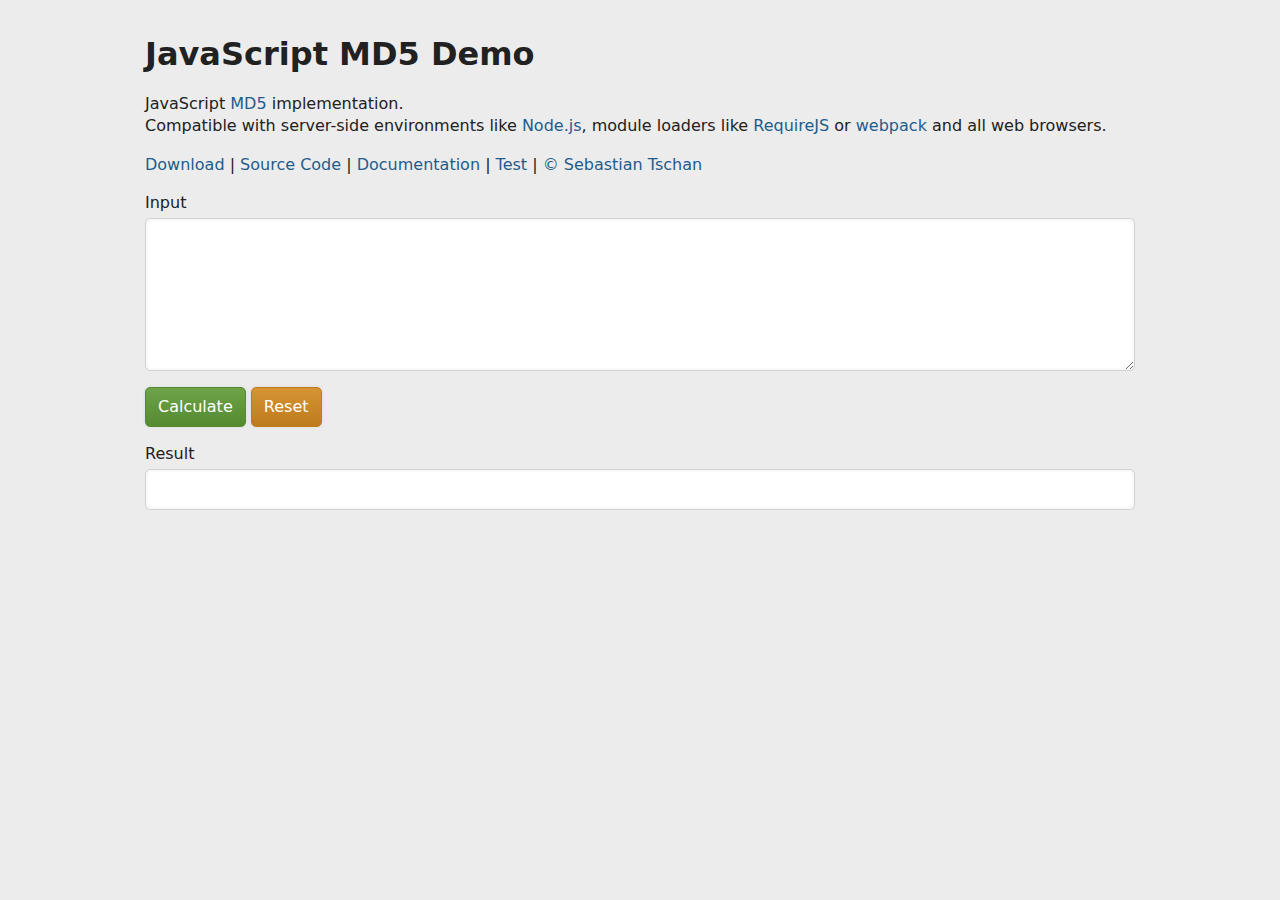
<file: JavaScript-MD5-master/JavaScript-MD5-master/index.html>
<!DOCTYPE html>
<!--
/*
 * JavaScript MD5 Demo
 * https://github.com/blueimp/JavaScript-MD5
 *
 * Copyright 2011, Sebastian Tschan
 * https://blueimp.net
 *
 * Licensed under the MIT license:
 * https://opensource.org/licenses/MIT
 */
-->
<html lang="en">
  <head>
    <!--[if IE]>
      <meta http-equiv="X-UA-Compatible" content="IE=edge,chrome=1" />
    <![endif]-->
    <meta charset="utf-8" />
    <title>JavaScript MD5 Demo</title>
    <meta
      name="description"
      content="JavaScript MD5 implementation. Compatible with server-side environments like Node.js, module loaders like RequireJS, Browserify or webpack and all web browsers."
    />
    <meta name="viewport" content="width=device-width, initial-scale=1.0" />
    <link rel="stylesheet" href="css/demo.css" />
  </head>
  <body>
    <h1>JavaScript MD5 Demo</h1>
    <p>
      JavaScript
      <a href="https://en.wikipedia.org/wiki/MD5">MD5</a> implementation.<br />
      Compatible with server-side environments like
      <a href="https://nodejs.org/">Node.js</a>, module loaders like
      <a href="https://requirejs.org/">RequireJS</a> or
      <a href="https://webpack.js.org/">webpack</a> and all web browsers.
    </p>
    <ul id="navigation">
      <li>
        <a href="https://github.com/blueimp/JavaScript-MD5/releases"
          >Download</a
        >
      </li>
      <li>
        <a href="https://github.com/blueimp/JavaScript-MD5">Source Code</a>
      </li>
      <li>
        <a
          href="https://github.com/blueimp/JavaScript-MD5/blob/master/README.md"
          >Documentation</a
        >
      </li>
      <li><a href="test/">Test</a></li>
      <li><a href="https://blueimp.net">&copy; Sebastian Tschan</a></li>
    </ul>
    <script src="js/md5.js"></script>
    <form>
      <p>
        <label for="input">Input</label>
        <textarea rows="6" id="input"></textarea>
      </p>
      <p>
        <button
          type="submit"
          id="calculate"
          onclick="result.value=md5(input.value);return false"
        >
          Calculate
        </button>
        <button type="reset" id="reset">Reset</button>
      </p>
      <p>
        <label for="result">Result</label>
        <input id="result" readonly />
      </p>
    </form>
  </body>
</html>
</file>
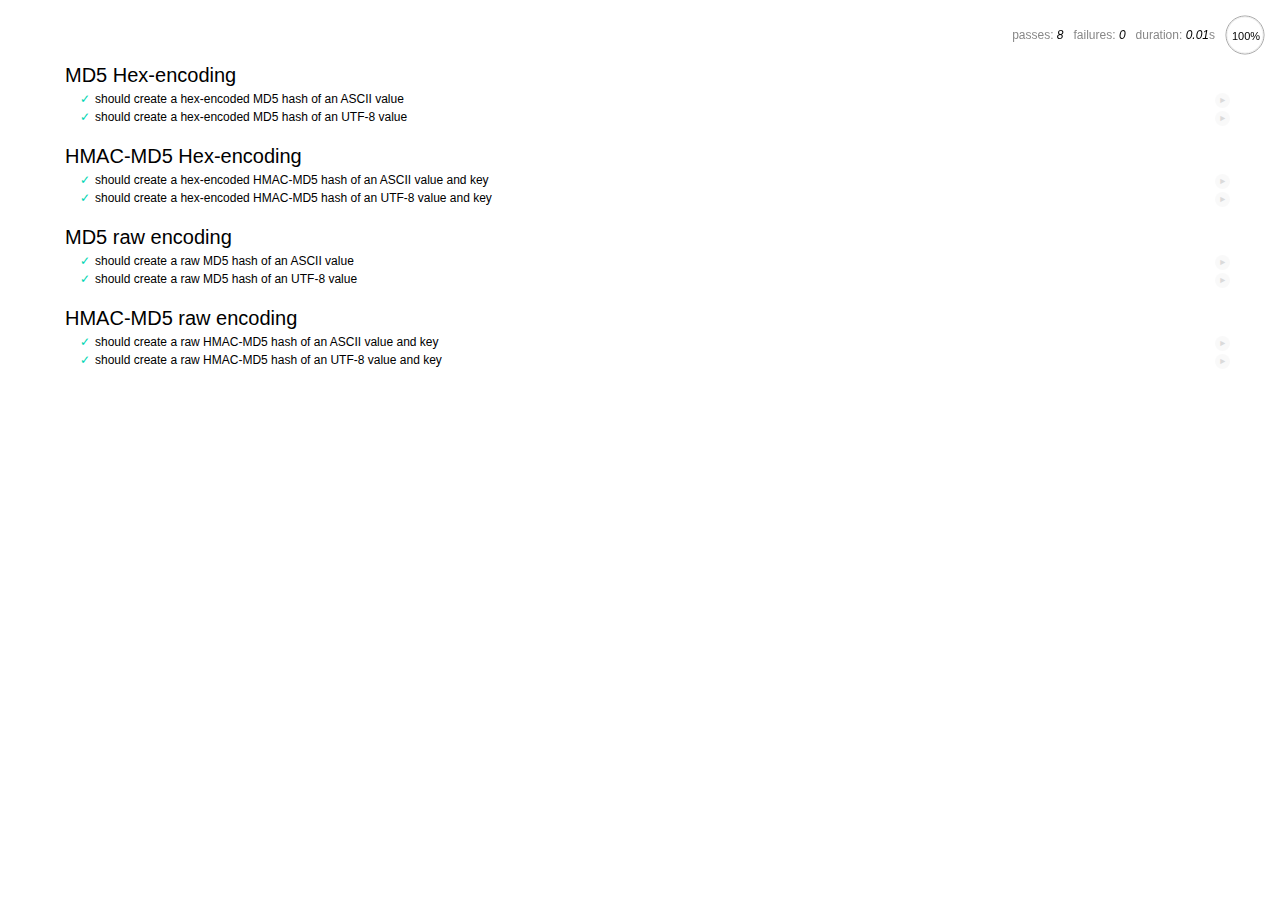
<file: JavaScript-MD5-master/JavaScript-MD5-master/test/index.html>
<!DOCTYPE html>
<!--
/*
 * JavaScript MD5 Test
 * https://github.com/blueimp/JavaScript-MD5
 *
 * Copyright 2011, Sebastian Tschan
 * https://blueimp.net
 *
 * Licensed under the MIT license:
 * https://opensource.org/licenses/MIT
 */
-->
<html lang="en">
  <head>
    <!--[if IE]>
      <meta http-equiv="X-UA-Compatible" content="IE=edge,chrome=1" />
    <![endif]-->
    <meta charset="utf-8" />
    <title>JavaScript MD5 Test</title>
    <meta name="viewport" content="width=device-width, initial-scale=1.0" />
    <link rel="stylesheet" href="vendor/mocha.css" />
  </head>
  <body>
    <div id="mocha"></div>
    <script src="vendor/mocha.js"></script>
    <script src="vendor/chai.js"></script>
    <script>
      mocha.setup('bdd')
    </script>
    <script src="../js/md5.js"></script>
    <script src="test.js"></script>
    <script>
      mocha.checkLeaks()
      mocha.run()
    </script>
  </body>
</html>
</file>
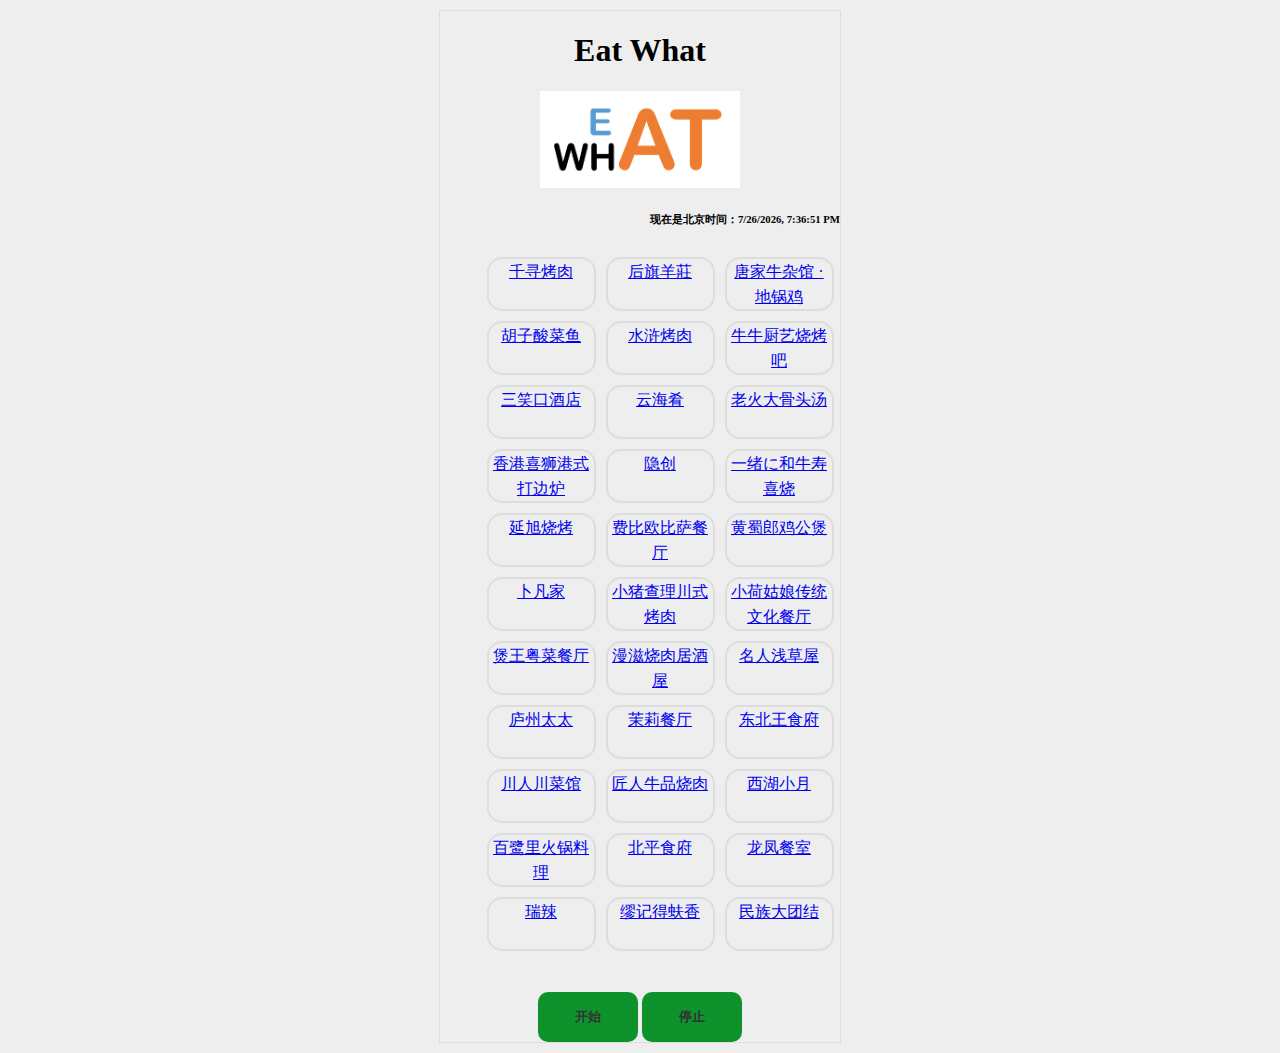
<file: lab1/csm.html>
<head>
    <meta charset="UTF-8">
    <meta name="viewport" content="width=device-width, initial-scale=1.0, minimum-scale=0.5, maximum-scale=2.0, user-scalable=yes" />
    <title>今天吃什么</title>

    <style>
        /* 页面css样式 */
        .wrapper {
            width: 400px;
            margin: 10px auto;
            border: 1px solid #ddd;
            text-align: center;
        }

        .box li {
            vertical-align: top;
            display: inline-block;
            width: 105px;
            height: 50px;
            border: 2px solid #ddd;
            border-radius: 15px;
            text-align: center;
            line-height: 25px;
            margin: 5px;
        }
        
        .wrapper button {
            border: none;
            width: 100px;
            height: 50px;
            border-radius: 10px;
            cursor: pointer;
            outline: none;
            margin-top: 20px;
            font-weight: bolder;
            color: #333;
            background-color: rgb(14, 146, 43);
        }

        .wrapper button {
            display: inline-block;
        }

        body {
            background-color: #eee;
        }
    </style>

</head>

<body>
    <div class="wrapper">
    	<h1 align="center">Eat What</h2>
        <img src="EATWHAT.png" width="200px" height="auto" align="center"><br />
        <h6 id="data" align="right"></h6>
        <ul class="box"></ul>
        <button class="start">开始</button>
        <button class="stop">停止</button>
    </div>
</body>

<script>
    //定义全局变量方便引用
    var boxUl = document.getElementsByClassName('box')[0];
    var start = document.getElementsByClassName('start')[0];
    var stop = document.getElementsByClassName('stop')[0]
    var oLi = document.getElementsByTagName('li');

    //数据准备
    var nameString = new String("<a href=\"https://mp.weixin.qq.com/s/pz1EyT2gs7T1Zg-VtmooYQ\" target=\"_blank\">千寻烤肉</a>,<a href=\"https://mp.weixin.qq.com/s/wnkINR8ojeTBN97MDDG2Zg\" target=\"_blank\">后旗羊莊</a>,<a href=\"https://mp.weixin.qq.com/s/B085y21wtfORq7MYlmLmTA\" target=\"_blank\">唐家牛杂馆 · 地锅鸡</a>,<a href=\"https://mp.weixin.qq.com/s/0JEKM8eCMEigcasXQeOy-g\" target=\"_blank\">胡子酸菜鱼</a>,<a href=\"https://mp.weixin.qq.com/s/CZCauSeECVqYW61Qg5bd8Q\" target=\"_blank\">水浒烤肉</a>,<a href=\"https://mp.weixin.qq.com/s/cq_7M4OAM9Pl1OMij9qI2w\" target=\"_blank\">牛牛厨艺烧烤吧</a>,<a href=\"https://mp.weixin.qq.com/s/iV0P_EGTaMzjXGTOGYcBqw\" target=\"_blank\">三笑口酒店</a>,<a href=\"https://mp.weixin.qq.com/s/79q7y4dTaHfVIE6F-N5csA\" target=\"_blank\">云海肴</a>,<a href=\"https://mp.weixin.qq.com/s/19VGZuUCRfbSOz8FpfvaSw\" target=\"_blank\">老火大骨头汤</a>,<a href=\"https://mp.weixin.qq.com/s/DUrDbTwP8uGigfVryd3i6Q\" target=\"_blank\">香港喜狮港式打边炉</a>,<a href=\"https://mp.weixin.qq.com/s/SW18U5JImJtRBFNzJtx09Q\" target=\"_blank\">隐创</a>,<a href=\"https://mp.weixin.qq.com/s/0j4CjaENp2PDe7BWkTjF1w\" target=\"_blank\">一绪に和牛寿喜烧</a>,<a href=\"https://mp.weixin.qq.com/s/CqUNXTWx67Br5D-ffGMtEg\" target=\"_blank\">延旭烧烤</a>,<a href=\"https://mp.weixin.qq.com/s/ZS2L3KC6yi74GvyBnbMgFg\" target=\"_blank\">费比欧比萨餐厅</a>,<a href=\"https://mp.weixin.qq.com/s/PHT4OIuTfyUVWbP7V_6eRA\" target=\"_blank\">黄蜀郎鸡公煲</a>,<a href=\"https://mp.weixin.qq.com/s/RhPuW0jPcCyxrVsad66MHQ\" target=\"_blank\">卜凡家</a>,<a href=\"https://mp.weixin.qq.com/s/Uysqoo2gkUj4THRKomh4sg\" target=\"_blank\">小猪查理川式烤肉</a>,<a href=\"https://mp.weixin.qq.com/s/u-zlJw5F_vI9fl9sG0_T9Q\" target=\"_blank\">小荷姑娘传统文化餐厅</a>,<a href=\"https://mp.weixin.qq.com/s/0sA5bNJzEfOgwlLa7FW1tw\" target=\"_blank\">煲王粤菜餐厅</a>,<a href=\"https://mp.weixin.qq.com/s/fyKyXD8HKFh_3KiD0DXp1w\" target=\"_blank\">漫滋烧肉居酒屋</a>,<a href=\"https://mp.weixin.qq.com/s/6HfgD30Bu9G8DHd2QB95ww\" target=\"_blank\">名人浅草屋</a>,<a href=\"https://mp.weixin.qq.com/s/qkXyD-ybm8FognbvvMDZRQ\" target=\"_blank\">庐州太太</a>,<a href=\"https://mp.weixin.qq.com/s/biTTLiSUz4Y_ZegbmwrUKQ\" target=\"_blank\">茉莉餐厅</a>,<a href=\"https://mp.weixin.qq.com/s/NGcOZAVOfldpLrpM5-TFWw\" target=\"_blank\">东北王食府</a>,<a href=\"https://mp.weixin.qq.com/s/YfzBmLgU8H35lf_kgUc3WA\" target=\"_blank\">川人川菜馆</a>,<a href=\"https://mp.weixin.qq.com/s/bojbAdfLF1mYlDX_5emd3w\" target=\"_blank\">匠人牛品烧肉</a>,<a href=\"https://mp.weixin.qq.com/s/IPIhsD7C__T0c0sI3SuyiQ\" target=\"_blank\">西湖小月</a>,<a href=\"https://mp.weixin.qq.com/s/w7i9MLMg0ns7ShVhuyT89w\" target=\"_blank\">百鹭里火锅料理</a>,<a href=\"https://mp.weixin.qq.com/s/O1wJXT7w_VSC6iBtlJyNtQ\" target=\"_blank\">北平食府</a>,<a href=\"https://mp.weixin.qq.com/s/yGvktUqTs_JklPHrQK5_yQ\" target=\"_blank\">龙凤餐室</a>,<a href=\"https://mp.weixin.qq.com/s/QzgzQziK_LCzrKSlPHZboA\" target=\"_blank\">瑞辣</a>,<a href=\"https://mp.weixin.qq.com/s/gpicKzSXXglRV7ARBxbrfA\" target=\"_blank\">缪记得蚨香</a>,<a href=\"https://mp.weixin.qq.com/s/brLUfTQhnxAOb_KGH3Ixfw\" target=\"_blank\">民族大团结</a>");
    var nameArr = nameString.split(",");

    //获取每个学生姓名添加到标签中，自动解析html标签
    var str = "";
    for (let i = 0; i < nameArr.length; i++) {
        str += "<li >" + nameArr[i] + "</li>"
    }
    boxUl.innerHTML = str;

    //添加开始按钮的点击事件
    var timer = null;
    start.onclick = function () {
        // 设置定时器
        timer = setInterval(function () {

            // 根据数组长度范围生成随机数
            var i = Math.floor(Math.random() * nameArr.length);
            // 先通过for循环清空所有style属性
            for (var j = 0; j < oLi.length; j++) {
                oLi[j].removeAttribute("style");
            }
            // 为随机选择的li颜色属性
            oLi[i].style.background = "red";
        }, 150);
    };
    // 点击停止
    stop.onclick = function () {
        // 清空定时器停止点名
        clearInterval(timer);
    }
    //页面初始化时间设置
    window.onload = function () {
        datatime();
    }
    //页面时间动态刷新
    setInterval(datatime, 1000);

    function datatime() {
        let data = new Date();
        let dataString ="现在是北京时间：" + data.toLocaleString();
        document.getElementById("data").innerHTML = dataString;
    }
</script>
</file>
<file: new/css/frame.css>
/*************************************************************************
 * GitHub: https://github.com/yenchiah/project-website-template
 * Version: v3.36
 * This CSS file is for the website frame
 * If you want to keep this template updated, avoid modifying this file
 * Instead, add your own CSS in the custom.css file
 *************************************************************************/

html,
body {
  margin: 0;
  padding: 0;
  background-color: white;
  font-family: 'Open Sans', Helvetica, Arial, sans-serif;
  left: 0;
  right: 0;
  width: auto;
}

/* This is a hack for FireFox that the <b> tag does not work */
strong,
b {
  font-weight: bold;
}

a {
  outline: none;
  cursor: pointer;
}

img {
  -webkit-touch-callout: none;
  -webkit-user-select: none;
  -khtml-user-select: none;
  -moz-user-select: none;
  -ms-user-select: none;
  user-select: none;
}

video {
  -webkit-touch-callout: none;
  -webkit-user-select: none;
  -khtml-user-select: none;
  -moz-user-select: none;
  -ms-user-select: none;
  user-select: none;
}

h2 {
  font-size: 24px;
  color: #333333;
  margin: 30px 0 0 0;
  padding: 0;
  font-weight: bold;
  font-family: 'Open Sans', Helvetica, Arial, sans-serif;
}

h3 {
  font-size: 18px;
  color: #333333;
  margin: 10px 0 0 0;
  padding: 0;
  font-weight: bold;
  font-family: 'Open Sans', Helvetica, Arial, sans-serif;
}

ul,
ol {
  margin: 10px 0 10px 0;
}

li ol,
li ul {
  margin: 0;
}

hr {
  border: 0;
  height: 1px;
  background: rgb(220, 220, 220);
  margin: 0 0 10px 0;
}

.menu-container {
  z-index: 2;
  position: relative;
  width: 100%;
  background-color: #333333;
  min-width: 300px;
  -webkit-touch-callout: none;
  -webkit-user-select: none;
  -khtml-user-select: none;
  -moz-user-select: none;
  -ms-user-select: none;
  user-select: none;
  box-shadow: 0 0px 4px rgb(0 0 0 / 32%), 0 0px 10px rgb(0 0 0 / 23%);
}

.menu {
  position: relative;
  margin: 0 auto;
  max-width: 900px;
}

.menu-table {
  padding: 10px 10px;
  width: 100%;
  margin: 0;
}

.menu-highlight {
  color: rgb(255, 255, 255) !important;
  opacity: 1 !important;
  font-weight: 700 !important;
}

.logo {
  margin-left: 20px;
}

.logo a {
  color: rgba(255, 255, 255, 0.8);
  font-family: 'Open Sans Condensed', Helvetica, Arial, sans-serif;
  font-size: 30px;
  text-decoration: none;
  font-weight: 700;
  flex: 1 auto;
}

.logo img {
  margin: 0;
  padding: 0;
}

.menu-button {
  width: 40px;
  height: 40px;
  display: none;
  cursor: pointer;
  margin-right: 20px;
}

.menu-button img {
  width: 30px;
  height: 30px;
}

.menu-items a {
  color: rgba(255, 255, 255, 0.8);
  text-decoration: none;
  font-weight: 400;
  font-size: 18px;
  flex: 1 auto;
  transition: opacity 0.1s ease-in-out;
  -moz-transition: opacity 0.1s ease-in-out;
  -webkit-transition: opacity 0.1s ease-in-out;
  font-family: 'Open Sans', Helvetica, Arial, sans-serif;
  white-space: nowrap;
}

.menu-items a:not(:last-child) {
  margin-right: 25px;
}

.menu-items a:hover {
  color: rgb(255, 255, 255);
  opacity: 1;
}

.content-container {
  z-index: 1;
  position: relative;
  width: 100%;
  min-width: 300px;
}

.content {
  position: relative;
  margin: 0 auto;
  font-size: 16px;
  font-family: 'Source Sans Pro', Helvetica, Arial, sans-serif;
  font-weight: 300;
  line-height: 1.5;
  max-width: 900px;
  overflow-x: auto;
}

.content p a,
.content ul a,
.content ol a {
  text-decoration: none;
  color: #005cbf;
}

.content p a:hover,
.content ul a:hover,
.content ol a:hover {
  text-decoration: underline;
}

.content-table {
  padding: 40px 10px;
  width: 100%;
  margin: 0;
}

.banner {
  position: relative;
  font-size: 16px;
  font-family: 'Source Sans Pro', Helvetica, Arial, sans-serif;
  font-weight: 300;
  line-height: 1.5;
  overflow-x: auto;
  background-color: #005cbf;
  display: flex;
}

.banner .banner-table {
  padding: 20px 10px;
  width: 100%;
  margin: 0 auto;
  max-width: 900px;
  align-self: flex-end;
}

.banner h2,
.banner h3,
.banner p,
.banner span {
  color: white;
}

.flex-column {
  display: flex;
  flex-direction: column;
  flex-wrap: wrap;
  justify-content: flex-start;
  align-items: stretch;
  align-content: stretch;
  box-sizing: border-box;
}

.flex-row-space-between {
  display: flex;
  flex-direction: row;
  flex-wrap: wrap;
  justify-content: space-between;
  align-items: center;
  align-content: stretch;
  box-sizing: border-box;
}

.flex-row {
  display: flex;
  flex-direction: row;
  flex-wrap: wrap;
  justify-content: flex-start;
  align-items: center;
  align-content: stretch;
  box-sizing: border-box;
}

.flex-row-center {
  display: flex;
  flex-direction: row;
  flex-wrap: wrap;
  justify-content: center;
  align-items: center;
  align-content: stretch;
  box-sizing: border-box;
}

.flex-item-stretch {
  flex: 1 auto;
}

.flex-item-stretch-2 {
  flex: 1 auto;
}

.flex-item-stretch-3 {
  flex: 1 auto;
}

.flex-item-stretch-4 {
  flex: 1 auto;
}

.flex-item-stretch-5 {
  flex: 1 auto;
}

.flex-item {
  margin: 0 20px;
}

.left-align {
  float: left;
}

.right-align {
  float: right;
}

.full-width {
  width: 100%;
}

.badge-text {
  font-size: 30px;
  font-weight: 700;
}

.text {
  margin: 10px 0 10px 0;
  padding: 0;
}

.text-large-margin {
  margin: 15px 0 15px 0;
  padding: 0;
}

.text-small-margin {
  margin: 5px 0 5px 0;
  padding: 0;
}

.text-no-margin {
  margin: 0;
  padding: 0;
}

.image {
  border-radius: 2px;
  width: 100%;
  margin: 15px 0;
  -webkit-touch-callout: none;
  -webkit-user-select: none;
  -khtml-user-select: none;
  -moz-user-select: none;
  -ms-user-select: none;
  user-select: none;
  display: flex;
}

.image.center {
  align-self: center;
}

.image img,
.image video {
  width: 100%;
  height: 100%;
  box-sizing: border-box;
  display: table-cell;
  overflow: hidden;
  border-radius: 2px;
}

.adaptive-image {
  background-position: center;
  background-repeat: no-repeat;
  background-size: cover;
}

.image-wrap-text {
  float: left;
  margin: 5px 40px 25px 0;
}

.image-caption {
  width: 100%;
  text-align: center;
  margin-top: -10px;
  margin-bottom: 10px;
}

.max-width-400 {
  max-width: 400px;
}

.max-width-140 {
  max-width: 140px;
}

ol.publication {
  display: flex;
  flex-direction: column-reverse;
  list-style: none;
  margin: 7px 0 7px 0;
  padding: 0;
  flex-wrap: wrap;
}

ol.publication li {
  display: flex;
  align-items: baseline;
  margin: 0;
  padding: 0;
}

ol.publication li p:before {
  line-height: 1;
  margin-right: 5px;
}

ol.publication.C-list {
  counter-reset: C-counter;
}

ol.publication.C-list li p {
  counter-increment: C-counter;
}

ol.publication.C-list li p:before {
  content: "[C"counter(C-counter)"]";
}

ol.publication.J-list {
  counter-reset: J-counter;
}

ol.publication.J-list li p {
  counter-increment: J-counter;
}

ol.publication.J-list li p:before {
  content: "[J"counter(J-counter)"]";
}

ol.publication.T-list {
  counter-reset: T-counter;
}

ol.publication.T-list li p {
  counter-increment: T-counter;
}

ol.publication.T-list li p:before {
  content: "[T"counter(T-counter)"]";
}

ol.publication.O-list {
  counter-reset: O-counter;
}

ol.publication.O-list li p {
  counter-increment: O-counter;
}

ol.publication.O-list li p:before {
  content: "[O"counter(O-counter)"]";
}

ol.publication.P-list {
  counter-reset: P-counter;
}

ol.publication.P-list li p {
  counter-increment: P-counter;
}

ol.publication.P-list li p:before {
  content: "[P"counter(P-counter)"]";
}

ol.publication.M-list {
  counter-reset: M-counter;
}

ol.publication.M-list li p {
  counter-increment: M-counter;
}

ol.publication.M-list li p:before {
  content: "[M"counter(M-counter)"]";
}

ol.publication.F-list {
  counter-reset: F-counter;
}

ol.publication.F-list li p {
  counter-increment: F-counter;
}

ol.publication.F-list li p:before {
  content: "[F"counter(F-counter)"]";
}

ol.publication.A-list {
  counter-reset: A-counter;
}

ol.publication.A-list li p {
  counter-increment: A-counter;
}

ol.publication.A-list li p:before {
  content: "[A"counter(A-counter)"]";
}

ol.nested {
  list-style: none;
  counter-reset: item;
}

ol.nested>li:before {
  counter-increment: item;
  content: counters(item, ".") ". ";
  padding-right: 0.6em;
}

.noselect {
  -webkit-touch-callout: none;
  -webkit-user-select: none;
  -khtml-user-select: none;
  -moz-user-select: none;
  -ms-user-select: none;
  user-select: none;
}

.center-align-content {
  display: flex;
  justify-content: center;
  align-items: center;
}

.left-align-content {
  display: flex;
  justify-content: flex-start;
  align-items: center;
}

.text-large {
  font-size: 20px;
}

.text-small {
  font-size: 12px;
}

.text-italic {
  font-style: italic;
}

.text-justify {
  text-align: justify;
}

.text-center {
  text-align: center;
}

.iframe-container {
  position: absolute;
  top: 61px;
  bottom: 0;
  left: 0;
  height: auto;
  width: 100%;
  min-width: 300px;
}

.iframe {
  border: 0;
  width: 100%;
  height: 100%;
}

.iframe-in-body {
  width: 100%;
  height: 400px;
  border: 1px solid #666666;
  margin: 15px 0;
}

.iframe-in-tab {
  width: 100%;
  height: 400px;
  border: 0;
  margin: 0;
  padding: 0;
}

.force-no-scroll {
  overflow-y: hidden;
}

.force-scroll {
  overflow-y: scroll;
}

.highlight-text {
  font-weight: bold;
}

.custom-text-info,
.custom-text-info p,
.custom-text-info a {
  color: #17a2b8;
}

.custom-text-info a:hover {
  color: #007082;
}

.custom-text-primary,
.custom-text-primary p,
.custom-text-primary a {
  color: #007bff;
}

.custom-text-primary a:hover {
  color: #005cbf;
}

.custom-text-danger,
.custom-text-danger p,
.custom-text-danger a {
  color: #dc3545;
}

.custom-text-danger a:hover {
  color: #a71120;
}

.gallery {
  display: flex;
  flex-direction: row;
  flex-wrap: wrap;
  justify-content: flex-start;
  align-items: center;
  align-content: stretch;
  box-sizing: border-box;
  width: 100%;
  padding: 0 5px;
}

.gallery>a.flex-column,
.gallery>div.flex-column {
  color: black;
  text-decoration: none;
  padding: 15px;
  cursor: default;
}

.gallery>a.flex-column>img,
.gallery>a.flex-column>video,
.gallery>div.flex-column>img,
.gallery>div.flex-column>video {
  border-radius: 2px;
  width: 100%;
  background-image: url(../img/loading.gif);
  background-repeat: no-repeat;
  background-size: 30px 30px;
  background-position: center;
  min-height: 50px;
}

.gallery>a.flex-column>div,
.gallery>div.flex-column>div,
.gallery>a.flex-column>h3,
.gallery>div.flex-column>h3 {
  width: 100%;
  text-align: center;
}

.masonry {
  column-count: 2;
  column-fill: balance;
  column-gap: 0;
  box-sizing: border-box;
  width: 100%;
  padding: 0 5px;
  position: relative;
}

.masonry figure {
  break-inside: avoid;
  page-break-inside: avoid;
  border: 0;
  color: black;
  text-decoration: none;
  padding: 10px;
  margin: 0;
  cursor: default;
  -webkit-touch-callout: none;
  -webkit-user-select: none;
  -khtml-user-select: none;
  -moz-user-select: none;
  -ms-user-select: none;
  user-select: none;
  border: 5px solid transparent;
  position: relative;
  box-sizing: border-box;
  display: flex;
  flex-direction: column;
  flex-wrap: wrap;
  justify-content: flex-start;
  align-items: stretch;
  align-content: stretch;
}

.masonry figure.selected {
  border: 5px solid #007bff;
  -moz-box-shadow: inset 0 0 4px 1px #6d6d6d;
  -webkit-box-shadow: inset 0 0 4px 1px #6d6d6d;
  box-shadow: inset 0 0 4px 1px #6d6d6d;
}

.masonry figure>img,
.masonry figure>video {
  width: 100%;
  background-image: url(../img/loading.gif);
  background-repeat: no-repeat;
  background-size: 30px 30px;
  background-position: center;
  min-height: 50px;
  display: block;
  box-sizing: border-box;
  position: relative;
}

.masonry figure>figcaption {
  position: absolute;
  bottom: max(min(2vw, 20px), 15px);
  left: max(min(2vw, 20px), 15px);
  right: max(min(2vw, 20px), 15px);
  font-family: 'Oswald', Helvetica, Arial, sans-serif;
  width: auto;
  display: block;
  box-sizing: border-box;
  margin: 0;
  padding: 0;
  font-size: 25px;
  font-size: max(min(6vw, 21px), 16px);
  line-height: 1.3;
  font-weight: bold;
  color: #fff;
  text-align: center;
  background-color: transparent;
  text-shadow: -1px 1px 0 #000, 1px 1px 0 #000, 1px -1px 0 #000, -1px -1px 0 #000;
}

.masonry figure>figcaption.text-only {
  position: initial;
  background-color: rgb(80, 80, 80);
  padding: 20px 20px;
  text-shadow: none;
}

.masonry figure>figcaption.text-bottom {
  position: initial;
  font-family: 'Source Sans Pro', Helvetica, Arial, sans-serif;
  padding: 5px 5px;
  text-shadow: none;
  color: #000;
  font-weight: normal;
  font-size: 16px;
}

.masonry figure>div {
  width: calc(100% - 20px);
  display: block;
  box-sizing: border-box;
  position: absolute;
  line-height: 2;
  top: 10px;
  left: 10px;
  font-family: 'Source Sans Pro', Helvetica, Arial, sans-serif;
  font-size: 14px;
  background-color: rgba(255, 255, 255, 0.5);
  color: #000;
  text-align: center;
  padding: 0;
  height: 30px;
  margin: 0;
}

.masonry figure>div>a {
  cursor: alias;
  font-family: 'Source Sans Pro', Helvetica, Arial, sans-serif;
  font-size: 14px;
  color: #000;
  text-decoration: underline;
}

.custom-table-container {
  display: grid;
  width: fit-content;
  width: -moz-fit-content;
  margin: 15px 0;
}

.custom-table-container.center {
  margin-left: auto;
  margin-right: auto;
}

.custom-table {
  display: block;
  overflow-x: auto;
  border: 1px solid #666666;
  border-collapse: collapse;
  border-spacing: 0;
  empty-cells: show;
  margin: 0;
  padding: 0;
}

.custom-table thead {
  text-align: left;
  border-bottom: 1px solid #666666;
}

.custom-table tfoot {
  border-top: 1px solid #666666;
}

.custom-table tr.bg-color-gray {
  background-color: #dadada;
}

.custom-table tr.bg-color-light-gray {
  background-color: #efefef;
}

.custom-table td,
.custom-table th {
  padding: 5px 10px;
}

.custom-survey p.custom-answer-survey {
  font-family: 'Source Sans Pro', Helvetica, Arial, sans-serif;
  box-sizing: border-box;
  padding: 5px 10px;
  margin-top: 15px;
  margin-bottom: 0;
  margin-right: 0;
  margin-left: 0;
  background: rgb(255, 255, 255);
  border: 1px solid #7d7d7d;
  font-size: 18px;
  outline: none;
  border-radius: 0;
  width: 100%;
  white-space: pre-wrap;
  word-wrap: break-word;
  overflow-y: visible;
  overflow-x: hidden;
  min-height: 40px;
  word-break: break-word;
  hyphens: auto;
}

.custom-survey input.custom-textbox-survey,
.custom-survey textarea.custom-textbox-survey {
  font-family: 'Source Sans Pro', Helvetica, Arial, sans-serif;
  box-sizing: border-box;
  padding: 5px 10px;
  background: rgb(255, 255, 255);
  border: 1px solid #7d7d7d;
  font-size: 18px;
  outline: none;
  border-radius: 0;
  resize: none;
  width: 100%;
  white-space: pre-wrap;
  word-wrap: break-word;
  overflow-y: visible;
  overflow-x: hidden;
  min-height: 130px;
}

.custom-survey input[readonly].custom-textbox-survey,
.custom-survey textarea[readonly].custom-textbox-survey {
  cursor: default;
  background: rgb(230, 230, 230);
}

.custom-survey .custom-radio-group-survey {
  column-count: 1;
  column-fill: balance;
  column-gap: 0;
}

.custom-survey .custom-radio-group-survey.image-only {
  column-count: 2;
  column-fill: balance;
  column-gap: 0;
}

.custom-survey .custom-radio-group-survey div {
  display: flex;
  position: relative;
  width: 100%;
  break-inside: avoid;
}

.custom-survey .custom-radio-group-survey label>img {
  width: calc(100% - 5px);
  margin-top: 5px;
  margin-bottom: 10px;
  border-radius: 51%;
  box-shadow: 0 0px 4px rgba(0, 0, 0, 0.32), 0 0px 10px rgba(0, 0, 0, 0.23);
}

.custom-survey .custom-radio-group-survey input[type="radio"]+label,
.custom-survey .custom-radio-group-survey input[type="checkbox"]+label {
  position: relative;
  padding: 10px 10px 10px 48px;
  cursor: pointer;
  font-size: 16px;
  line-height: 1.8;
  display: grid;
  color: black;
  border: 0;
  font-family: 'Source Sans Pro', Helvetica, Arial, sans-serif;
  -webkit-touch-callout: none;
  -webkit-user-select: none;
  -khtml-user-select: none;
  -moz-user-select: none;
  -ms-user-select: none;
  user-select: none;
  width: 100%;
}

.custom-survey .custom-radio-group-survey.image-only input[type="radio"]+label,
.custom-survey .custom-radio-group-survey.image-only input[type="checkbox"]+label {
  padding: 10px;
}

.custom-survey .custom-radio-group-survey input[type="radio"]+label>figure,
.custom-survey .custom-radio-group-survey input[type="checkbox"]+label>figure {
  break-inside: avoid;
  page-break-inside: avoid;
  border: 0;
  color: black;
  text-decoration: none;
  padding: 0;
  margin: 0 auto;
  cursor: pointer;
  -webkit-touch-callout: none;
  -webkit-user-select: none;
  -khtml-user-select: none;
  -moz-user-select: none;
  -ms-user-select: none;
  user-select: none;
  position: relative;
  box-sizing: border-box;
  display: flex;
  flex-direction: column;
  flex-wrap: wrap;
  justify-content: flex-start;
  align-items: stretch;
  align-content: stretch;
  width: 100%;
}

.custom-survey .custom-radio-group-survey input[type="radio"]+label>figure>img,
.custom-survey .custom-radio-group-survey input[type="radio"]+label>figure>video,
.custom-survey .custom-radio-group-survey input[type="checkbox"]+label>figure>img,
.custom-survey .custom-radio-group-survey input[type="checkbox"]+label>figure>video {
  width: 100%;
  background-image: url(../img/loading.gif);
  background-repeat: no-repeat;
  background-size: 30px 30px;
  background-position: center;
  min-height: 50px;
  display: block;
  box-sizing: border-box;
  position: relative;
}

.custom-survey .custom-radio-group-survey input[type="radio"]+label>figure>figcaption,
.custom-survey .custom-radio-group-survey input[type="checkbox"]+label>figure>figcaption {
  position: absolute;
  bottom: max(min(2vw, 10px), 5px);
  left: max(min(2vw, 10px), 5px);
  right: max(min(2vw, 10px), 5px);
  font-family: 'Oswald', Helvetica, Arial, sans-serif;
  width: auto;
  display: block;
  box-sizing: border-box;
  margin: 0;
  padding: 0;
  font-size: 25px;
  font-size: max(min(4.5vw, 20px), 16px);
  line-height: 1.3;
  font-weight: bold;
  color: #fff;
  text-align: center;
  background-color: transparent;
  text-shadow: -1px 1px 0 #000, 1px 1px 0 #000, 1px -1px 0 #000, -1px -1px 0 #000;
}

.custom-survey .custom-radio-group-survey input[type="radio"]+label>figure>figcaption.text-only,
.custom-survey .custom-radio-group-survey input[type="checkbox"]+label>figure>figcaption.text-only {
  position: initial;
  background-color: rgb(80, 80, 80);
  padding: 25px 25px;
  text-shadow: none;
}

.custom-survey .custom-radio-group-survey input[type="radio"]+label>figure>div,
.custom-survey .custom-radio-group-survey input[type="checkbox"]+label>figure>div {
  width: 100%;
  display: block;
  box-sizing: border-box;
  position: absolute;
  line-height: 2;
  font-family: 'Source Sans Pro', Helvetica, Arial, sans-serif;
  font-size: 14px;
  background-color: rgba(255, 255, 255, 0.5);
  color: #000;
  text-align: center;
  padding: 0;
  height: 30px;
  margin: 0;
}

.custom-survey .custom-radio-group-survey input[type="radio"]+label>figure>div>a,
.custom-survey .custom-radio-group-survey input[type="checkbox"]+label>figure>div>a {
  cursor: alias;
  font-family: 'Source Sans Pro', Helvetica, Arial, sans-serif;
  font-size: 14px;
  color: #000;
  text-decoration: underline;
}

.custom-survey .custom-radio-group-survey input[type="radio"]:not(:disabled):hover,
.custom-survey .custom-radio-group-survey input[type="checkbox"]:not(:disabled):hover {
  color: #333333;
  background-color: #eeeeee;
}

.custom-survey .custom-radio-group-survey input[type="radio"]:disabled,
.custom-survey .custom-radio-group-survey input[type="checkbox"]:disabled {
  opacity: 0.4;
}

.custom-survey .custom-radio-group-survey input[type="radio"],
.custom-survey .custom-radio-group-survey input[type="checkbox"] {
  padding: 0;
  text-align: center;
  outline: none;
  cursor: pointer;
  box-shadow: none;
  transition: background-color 0.1s, box-shadow 0.1s;
  text-decoration: none;
  box-sizing: border-box;
  background-color: white;
  border: 0;
  border-spacing: 0;
  display: inline-block;
  -webkit-touch-callout: none;
  -webkit-user-select: none;
  -khtml-user-select: none;
  -moz-user-select: none;
  -ms-user-select: none;
  user-select: none;
  position: absolute;
  left: -9999px;
}

.custom-survey .custom-radio-group-survey input[type="radio"]:checked+label,
.custom-survey .custom-radio-group-survey input[type="checkbox"]:checked+label {
  color: white;
  background-color: #007bff;
}

.custom-survey .custom-radio-group-survey input[type="radio"]+label:before,
.custom-survey .custom-radio-group-survey input[type="checkbox"]+label:before {
  content: '';
  position: absolute;
  left: 14px;
  top: 14px;
  width: 20px;
  height: 20px;
  border: 1px solid #aaa;
  background: #fff;
  z-index: 1;
}

.custom-survey .custom-radio-group-survey input[type="radio"]+label:before {
  border-radius: 100%;
}

.custom-survey .custom-radio-group-survey input[type="checkbox"]+label:before {
  border-radius: 2px;
}

.custom-survey .custom-radio-group-survey input[type="radio"]+label:after,
.custom-survey .custom-radio-group-survey input[type="checkbox"]+label:after {
  content: '';
  width: 14px;
  height: 14px;
  background: #005cbf;
  position: absolute;
  top: 18px;
  left: 18px;
  -webkit-transition: all 0.1s ease;
  transition: all 0.1s ease;
  z-index: 1;
}

.custom-survey .custom-radio-group-survey input[type="radio"]+label:after {
  border-radius: 100%;
}

.custom-survey .custom-radio-group-survey input[type="checkbox"]+label:after {
  border-radius: 2px;
}

.custom-survey .custom-radio-group-survey input[type="radio"]:not(:checked)+label:after,
.custom-survey .custom-radio-group-survey input[type="checkbox"]:not(:checked)+label:after {
  opacity: 0;
  -webkit-transform: scale(0);
  transform: scale(0);
}

.custom-survey .custom-radio-group-survey input[type="radio"]:checked+label:after,
.custom-survey .custom-radio-group-survey input[type="checkbox"]:checked+label:after {
  opacity: 1;
  -webkit-transform: scale(1);
  transform: scale(1);
}

.custom-survey {
  padding: 25px;
  background-color: #e7e7e7;
  border: 1px solid #2f2f2f;
  border-radius: 0;
  display: flex;
  flex-direction: column;
  flex-wrap: nowrap;
}

.custom-survey .text {
  margin-top: 0;
  margin-bottom: 0;
  color: black;
}

.custom-survey h3 {
  margin-top: 0;
}

.custom-survey .custom-textbox-survey {
  color: black;
}

.custom-survey textarea.custom-textbox-survey::-webkit-input-placeholder {
  /* Edge */
  color: #a8a8a8;
}

.custom-survey textarea.custom-textbox-survey:-ms-input-placeholder {
  /* Internet Explorer */
  color: #a8a8a8;
}

.custom-survey textarea.custom-textbox-survey::placeholder {
  color: #a8a8a8;
}

.custom-survey.answer-mode {
  background-color: #afafaf;
  border: 1px solid #5d5d5d;
}

.custom-survey.answer-mode .custom-radio-group-survey input[type="radio"]+label,
.custom-survey.answer-mode .custom-radio-group-survey input[type="checkbox"]+label {
  border: 3px solid #afafaf;
}

.custom-survey.answer-mode .custom-radio-group-survey input[type="radio"]:not(.highlight)+label,
.custom-survey.answer-mode .custom-radio-group-survey input[type="checkbox"]:not(.highlight):checked+label {
  color: black;
  background-color: #afafaf;
}

.custom-survey.answer-mode .custom-radio-group-survey input[type="radio"].highlight+label,
.custom-survey.answer-mode .custom-radio-group-survey input[type="checkbox"].highlight+label {
  box-shadow: 0px 0px 0px 5px white inset;
  background-color: #007bff;
  color: white;
}

.custom-survey.answer-mode .custom-textbox-survey {
  color: #636363;
}

.custom-survey.answer-mode .custom-textbox-survey:disabled {
  background: #dddddd;
}

.no-top-margin {
  margin-top: 0;
}

.no-bottom-margin {
  margin-bottom: 0;
}

.break-long-url {
  /* These are technically the same, but use both */
  overflow-wrap: break-word;
  word-wrap: break-word;

  -ms-word-break: break-all;
  /* This is the dangerous one in WebKit, as it breaks things wherever */
  word-break: break-all;
  /* Instead use this non-standard one: */
  word-break: break-word;

  /* Adds a hyphen where the word breaks, if supported (No Blink) */
  -ms-hyphens: auto;
  -moz-hyphens: auto;
  -webkit-hyphens: auto;
  hyphens: auto;
}

.graph-title {
  font-size: 20px;
  margin-bottom: 0;
  margin-top: 15px;
}

.add-top-margin {
  margin-top: 15px;
}

.add-top-margin-small {
  margin-top: 5px;
}

.add-top-margin-large {
  margin-top: 30px;
}

.add-bottom-margin {
  margin-bottom: 15px;
}

.add-bottom-margin-small {
  margin-bottom: 5px;
}

.add-bottom-margin-large {
  margin-bottom: 30px;
}

@media screen and (min-width: 900px) {
  .flex-item-stretch {
    flex: 1;
  }

  .flex-item-stretch-2 {
    flex: 2;
  }

  .flex-item-stretch-3 {
    flex: 3;
  }

  .flex-item-stretch-4 {
    flex: 4;
  }

  .flex-item-stretch-5 {
    flex: 5;
  }
}

@media screen and (max-width: 750px) {
  .logo {
    -webkit-tap-highlight-color: transparent;
  }

  .menu-items {
    display: none;
    width: 100%;
  }

  .menu-items a:first-child {
    margin-top: 10px;
  }

  .menu-items a {
    width: 100%;
    padding: 10px 0;
    border-top: 1px solid rgba(255, 255, 255, 0.5);
  }

  .menu-button {
    display: flex;
    flex-direction: row;
    flex-wrap: wrap;
    justify-content: flex-end;
    align-items: center;
    align-content: stretch;
    box-sizing: border-box;
    -webkit-tap-highlight-color: transparent;
  }

  .menu-button:focus {
    pointer-events: none;
  }

  .menu-button:focus+.menu-items {
    display: block;
  }

  .menu-button:focus+.menu-items a {
    display: block;
  }

  .menu-items:hover {
    display: block;
  }

  .menu-items>a {
    display: block;
  }

  .image-wrap-text {
    max-width: 100%;
    margin-bottom: 20px;
    margin-right: 0;
  }
}

@media screen and (min-width: 900px) {
  .masonry {
    column-count: 3;
  }

  .custom-survey .custom-radio-group-survey.image-only {
    column-count: 2;
  }

  .gallery>a.flex-column,
  .gallery>div.flex-column {
    flex: 1 0 25%;
    max-width: 25%;
  }
}

@media screen and (min-width: 700px) and (max-width: 900px) {
  .masonry {
    column-count: 3;
  }

  .custom-survey .custom-radio-group-survey.image-only {
    column-count: 2;
  }

  .gallery>a.flex-column,
  .gallery>div.flex-column {
    flex: 1 0 33.3%;
    max-width: 33.3%;
  }
}

@media screen and (min-width: 500px) and (max-width: 700px) {
  .masonry {
    column-count: 2;
  }

  .custom-survey .custom-radio-group-survey.image-only {
    column-count: 1;
  }

  .gallery>a.flex-column,
  .gallery>div.flex-column {
    flex: 1 0 50%;
    max-width: 50%;
  }
}

@media screen and (max-width: 500px) {
  .masonry {
    column-count: 1;
  }

  .custom-survey .custom-radio-group-survey.image-only {
    column-count: 1;
  }

  .gallery>a.flex-column,
  .gallery>div.flex-column {
    flex: 1 0 100%;
    max-width: 100%;
  }
}
</file>
<file: new/css/controls.css>
/*************************************************************************
 * GitHub: https://github.com/yenchiah/project-website-template
 * Version: v3.36
 * This CSS file has control elements that do not require JavaScript
 * If you want to keep this template updated, avoid modifying this file
 * Instead, add your own CSS in the custom.css file
 *************************************************************************/

.custom-image-button {
  display: flex;
  flex-direction: column;
  flex-wrap: wrap;
  justify-content: flex-start;
  align-items: stretch;
  align-content: stretch;
  box-sizing: border-box;
  text-decoration: none;
  -webkit-touch-callout: none;
  -webkit-user-select: none;
  -khtml-user-select: none;
  -moz-user-select: none;
  -ms-user-select: none;
  user-select: none;
}

.custom-button {
  font-family: 'Open Sans', Helvetica, Arial, sans-serif;
  padding: 10px 20px;
  text-align: center;
  font-size: 14px;
  line-height: 15px;
  outline: none;
  border-radius: 2px;
  cursor: pointer;
  box-shadow: none;
  transition: background-color 0.1s, box-shadow 0.1s, border 0.1s;
  text-decoration: none;
  display: block;
  box-sizing: border-box;
  color: white;
  border: 1px solid #7d7d7d;
  background-color: #7d7d7d;
  -webkit-touch-callout: none;
  -webkit-user-select: none;
  -khtml-user-select: none;
  -moz-user-select: none;
  -ms-user-select: none;
  user-select: none;
}

.custom-button:not(:disabled):hover {
  background-color: #4d4d4d;
  border-color: #4d4d4d;
}

.custom-button:not(:disabled):active {
  background-color: #4d4d4d;
  border-color: #4d4d4d;
}

.custom-button:disabled {
  opacity: 0.4;
  cursor: default;
}

.custom-button-primary {
  background-color: #007bff;
  border-color: #007bff;
}

.custom-button-primary:not(:disabled):hover {
  background-color: #005cbf;
  border-color: #005cbf;
}

.custom-button-primary:not(:disabled):active {
  background-color: #005cbf;
  border-color: #005cbf;
}

.custom-button-danger {
  background-color: #dc3545;
  border-color: #dc3545;
}

.custom-button-danger:not(:disabled):hover {
  background-color: #a71120;
  border-color: #a71120;
}

.custom-button-danger:not(:disabled):active {
  background-color: #a71120;
  border-color: #a71120;
}

.custom-button-info {
  background-color: #17a2b8;
  border-color: #17a2b8;
}

.custom-button-info:not(:disabled):hover {
  background-color: #007082;
  border-color: #007082;
}

.custom-button-info:not(:disabled):active {
  background-color: #007082;
  border-color: #007082;
}

.custom-button-flat {
  font-family: 'Open Sans', Helvetica, Arial, sans-serif;
  text-align: center;
  font-size: 16px;
  line-height: 16px;
  outline: none;
  border-radius: 48px;
  cursor: pointer;
  box-shadow: none;
  transition: background-color 0.1s, box-shadow 0.1s, border 0.1s;
  text-decoration: none;
  color: black;
  border: 1px solid #777777;
  background-color: white;
  padding: 13px;
  display: flex;
  flex-direction: row;
  flex-wrap: wrap;
  justify-content: center;
  align-items: center;
  align-content: center;
  box-sizing: border-box;
  -webkit-touch-callout: none;
  -webkit-user-select: none;
  -khtml-user-select: none;
  -moz-user-select: none;
  -ms-user-select: none;
  user-select: none;
}

.custom-button-flat.large {
  font-size: 18px;
  line-height: 18px;
  padding: 17px;
  border-radius: 56px;
}

.custom-button-flat.small {
  font-size: 14px;
  line-height: 14px;
  padding: 12px;
  border-radius: 42px;
}

.custom-button-flat:disabled {
  opacity: 0.4;
  cursor: default;
}

.custom-button-flat img {
  width: 20px;
  height: 20px;
}

.custom-button-flat.small img {
  width: 16px;
  height: 16px;
}

.custom-button-flat.large img {
  width: 24px;
  height: 24px;
}

.custom-button-flat span {
  margin-left: 6px;
}

input.custom-textbox,
textarea.custom-textbox {
  font-family: 'Source Sans Pro', Helvetica, Arial, sans-serif;
  box-sizing: border-box;
  padding: 5px 10px;
  background: rgb(255, 255, 255);
  border: 1px solid #7d7d7d;
  font-size: 16px;
  outline: none;
  border-radius: 2px;
  resize: vertical;
}

input.custom-textbox {
  min-height: 37px;
  max-height: 37px;
}

textarea.custom-textbox {
  min-height: 60px;
  max-height: 200px;
}

input[readonly].custom-textbox,
textarea[readonly].custom-textbox {
  cursor: default;
  background: rgb(230, 230, 230);
}

.control-group {
  display: flex;
  flex-direction: row;
  flex-wrap: wrap;
  justify-content: flex-start;
  align-items: center;
  align-content: stretch;
  box-sizing: border-box;
  -webkit-touch-callout: none;
  -webkit-user-select: none;
  -khtml-user-select: none;
  -moz-user-select: none;
  -ms-user-select: none;
  user-select: none;
}

.control-group .custom-image-button {
  margin: 10px 0 10px 0;
}

.control-group .custom-image-button:not(:last-child) {
  margin-right: 15px;
}

.control-group .custom-button {
  margin: 10px 0 10px 0;
}

.control-group .custom-button:not(:last-child) {
  margin-right: 15px;
}

.control-group .custom-button-flat {
  margin: 10px 0 10px 0;
}

.control-group .custom-button-flat:not(:last-child) {
  margin-right: 15px;
}

.control-group .custom-textbox {
  margin: 10px 0 10px 0;
}

.control-group .custom-textbox:not(:last-child) {
  margin-right: 15px;
}

@media screen and (max-width: 500px) {
  .stretch-on-mobile {
    margin-left: 0 !important;
    margin-right: 0 !important;
    flex: 1 0 100%;
    max-width: 100%;
  }
}

.pulse-white {
  box-shadow: 0 0 0 rgba(255, 255, 255, 0.5);
  animation: pulse-white 2s infinite;
}

@-webkit-keyframes pulse-white {
  0% {
    -webkit-box-shadow: 0 0 0 0 rgba(255, 255, 255, 0.5);
  }

  70% {
    -webkit-box-shadow: 0 0 0 15px rgba(255, 255, 255, 0);
  }

  100% {
    -webkit-box-shadow: 0 0 0 0 rgba(255, 255, 255, 0);
  }
}

@keyframes pulse-white {
  0% {
    -moz-box-shadow: 0 0 0 0 rgba(255, 255, 255, 0.5);
    box-shadow: 0 0 0 0 rgba(255, 255, 255, 0.5);
  }

  70% {
    -moz-box-shadow: 0 0 0 15px rgba(255, 255, 255, 0);
    box-shadow: 0 0 0 15px rgba(255, 255, 255, 0);
  }

  100% {
    -moz-box-shadow: 0 0 0 0 rgba(255, 255, 255, 0);
    box-shadow: 0 0 0 0 rgba(255, 255, 255, 0);
  }
}

.pulse-black {
  box-shadow: 0 0 0 rgba(0, 0, 0, 0.5);
  animation: pulse-black 2s infinite;
}

@-webkit-keyframes pulse-black {
  0% {
    -webkit-box-shadow: 0 0 0 0 rgba(0, 0, 0, 0.5);
  }

  70% {
    -webkit-box-shadow: 0 0 0 15px rgba(0, 0, 0, 0);
  }

  100% {
    -webkit-box-shadow: 0 0 0 0 rgba(0, 0, 0, 0);
  }
}

@keyframes pulse-black {
  0% {
    -moz-box-shadow: 0 0 0 0 rgba(0, 0, 0, 0.5);
    box-shadow: 0 0 0 0 rgba(0, 0, 0, 0.5);
  }

  70% {
    -moz-box-shadow: 0 0 0 15px rgba(0, 0, 0, 0);
    box-shadow: 0 0 0 15px rgba(0, 0, 0, 0);
  }

  100% {
    -moz-box-shadow: 0 0 0 0 rgba(0, 0, 0, 0);
    box-shadow: 0 0 0 0 rgba(0, 0, 0, 0);
  }
}

.pulse-primary {
  box-shadow: 0 0 0 rgba(0, 123, 255, 0.5);
  animation: pulse-primary 2s infinite;
}

@-webkit-keyframes pulse-primary {
  0% {
    -webkit-box-shadow: 0 0 0 0 rgba(0, 123, 255, 0.5);
  }

  70% {
    -webkit-box-shadow: 0 0 0 15px rgba(0, 123, 255, 0);
  }

  100% {
    -webkit-box-shadow: 0 0 0 0 rgba(0, 123, 255, 0);
  }
}

@keyframes pulse-primary {
  0% {
    -moz-box-shadow: 0 0 0 0 rgba(0, 123, 255, 0.5);
    box-shadow: 0 0 0 0 rgba(0, 123, 255, 0.5);
  }

  70% {
    -moz-box-shadow: 0 0 0 15px rgba(0, 123, 255, 0);
    box-shadow: 0 0 0 15px rgba(0, 123, 255, 0);
  }

  100% {
    -moz-box-shadow: 0 0 0 0 rgba(0, 123, 255, 0);
    box-shadow: 0 0 0 0 rgba(0, 123, 255, 0);
  }
}

.pulse-danger {
  box-shadow: 0 0 0 rgba(220, 53, 69, 0.5);
  animation: pulse-danger 2s infinite;
}

@-webkit-keyframes pulse-danger {
  0% {
    -webkit-box-shadow: 0 0 0 0 rgba(220, 53, 69, 0.5);
  }

  70% {
    -webkit-box-shadow: 0 0 0 15px rgba(220, 53, 69, 0);
  }

  100% {
    -webkit-box-shadow: 0 0 0 0 rgba(220, 53, 69, 0);
  }
}

@keyframes pulse-danger {
  0% {
    -moz-box-shadow: 0 0 0 0 rgba(220, 53, 69, 0.5);
    box-shadow: 0 0 0 0 rgba(220, 53, 69, 0.5);
  }

  70% {
    -moz-box-shadow: 0 0 0 15px rgba(220, 53, 69, 0);
    box-shadow: 0 0 0 15px rgba(220, 53, 69, 0);
  }

  100% {
    -moz-box-shadow: 0 0 0 0 rgba(220, 53, 69, 0);
    box-shadow: 0 0 0 0 rgba(220, 53, 69, 0);
  }
}

.pulse-info {
  box-shadow: 0 0 0 rgba(23, 162, 184, 0.5);
  animation: pulse-info 2s infinite;
}

@-webkit-keyframes pulse-info {
  0% {
    -webkit-box-shadow: 0 0 0 0 rgba(23, 162, 184, 0.5);
  }

  70% {
    -webkit-box-shadow: 0 0 0 15px rgba(23, 162, 184, 0);
  }

  100% {
    -webkit-box-shadow: 0 0 0 0 rgba(23, 162, 184, 0);
  }
}

@keyframes pulse-info {
  0% {
    -moz-box-shadow: 0 0 0 0 rgba(23, 162, 184, 0.5);
    box-shadow: 0 0 0 0 rgba(23, 162, 184, 0.5);
  }

  70% {
    -moz-box-shadow: 0 0 0 15px rgba(23, 162, 184, 0);
    box-shadow: 0 0 0 15px rgba(23, 162, 184, 0);
  }

  100% {
    -moz-box-shadow: 0 0 0 0 rgba(23, 162, 184, 0);
    box-shadow: 0 0 0 0 rgba(23, 162, 184, 0);
  }
}
</file>
<file: new/css/custom.css>
/*************************************************************************
 * This css file is for your own style.
 *************************************************************************/

#me {
  width: 180px;
  border-radius: 50%;
}

.flex-item-stretch-6 {
  flex: 1 auto;
}

.max-width-600 {
  max-width: 900px;
}

@media screen and (min-width: 900px) {
  .flex-item-stretch-6 {
    flex: 5.5;
  }
}
</file>
<file: JavaScript-MD5-master/JavaScript-MD5-master/css/demo.css>
/*
 * JavaScript MD5 Demo CSS
 * https://github.com/blueimp/JavaScript-MD5
 *
 * Copyright 2013, Sebastian Tschan
 * https://blueimp.net
 *
 * Licensed under the MIT license:
 * https://opensource.org/licenses/MIT
 */

body {
  max-width: 990px;
  margin: 0 auto;
  padding: 1em;
  font-family: system-ui, -apple-system, 'Segoe UI', Roboto, 'Helvetica Neue',
    Arial, sans-serif;
  -webkit-text-size-adjust: 100%;
  line-height: 1.4;
  background: #212121;
  color: #dedede;
}
a {
  color: #61afef;
  text-decoration: none;
}
a:visited {
  color: #56b6c2;
}
a:hover {
  color: #98c379;
}
h1 {
  margin-top: 0.5em;
  margin-bottom: 0.5em;
}
label {
  display: inline-block;
  margin-bottom: 0.25em;
}
button,
input,
textarea {
  -webkit-appearance: none;
  box-sizing: border-box;
  margin: 0;
  padding: 0.5em 0.75em;
  font-family: inherit;
  font-size: 100%;
  line-height: 1.4;
  background: #414141;
  color: #dedede;
  border: 1px solid #363636;
  border-radius: 5px;
  box-shadow: 0 0 4px rgba(0, 0, 0, 0.07);
}
input,
textarea {
  display: block;
  width: 100%;
  box-shadow: inset 0 0 4px rgba(0, 0, 0, 0.07);
}
textarea {
  display: block;
  overflow: auto;
}
button {
  background: #3c76a7;
  background: linear-gradient(180deg, #3c76a7, #225c8d);
  border-color: #225c8d;
  color: #fff;
}
button[type='submit'] {
  background: #6fa349;
  background: linear-gradient(180deg, #6fa349, #568a30);
  border-color: #568a30;
}
button[type='reset'] {
  background: #d79435;
  background: linear-gradient(180deg, #d79435, #be7b1c);
  border-color: #be7b1c;
}
button:active {
  box-shadow: inset 0 0 8px rgba(0, 0, 0, 0.5);
}

@media (prefers-color-scheme: light) {
  body {
    background: #ececec;
    color: #212121;
  }
  a {
    color: #225c8d;
  }
  a:visited {
    color: #378f9a;
  }
  a:hover {
    color: #6fa349;
  }
  input,
  textarea {
    background: #fff;
    border-color: #d1d1d1;
    color: #212121;
  }
}

@media (min-width: 540px) {
  #navigation {
    list-style: none;
    padding: 0;
  }
  #navigation li {
    display: inline-block;
  }
  #navigation li:not(:first-child)::before {
    content: ' | ';
  }
}
</file>
<file: JavaScript-MD5-master/JavaScript-MD5-master/test/vendor/mocha.css>
@charset "utf-8";

body {
  margin:0;
}

#mocha {
  font: 20px/1.5 "Helvetica Neue", Helvetica, Arial, sans-serif;
  margin: 60px 50px;
}

#mocha ul,
#mocha li {
  margin: 0;
  padding: 0;
}

#mocha ul {
  list-style: none;
}

#mocha h1,
#mocha h2 {
  margin: 0;
}

#mocha h1 {
  margin-top: 15px;
  font-size: 1em;
  font-weight: 200;
}

#mocha h1 a {
  text-decoration: none;
  color: inherit;
}

#mocha h1 a:hover {
  text-decoration: underline;
}

#mocha .suite .suite h1 {
  margin-top: 0;
  font-size: .8em;
}

#mocha .hidden {
  display: none;
}

#mocha h2 {
  font-size: 12px;
  font-weight: normal;
  cursor: pointer;
}

#mocha .suite {
  margin-left: 15px;
}

#mocha .test {
  margin-left: 15px;
  overflow: hidden;
}

#mocha .test.pending:hover h2::after {
  content: '(pending)';
  font-family: arial, sans-serif;
}

#mocha .test.pass.medium .duration {
  background: #c09853;
}

#mocha .test.pass.slow .duration {
  background: #b94a48;
}

#mocha .test.pass::before {
  content: '✓';
  font-size: 12px;
  display: block;
  float: left;
  margin-right: 5px;
  color: #00d6b2;
}

#mocha .test.pass .duration {
  font-size: 9px;
  margin-left: 5px;
  padding: 2px 5px;
  color: #fff;
  -webkit-box-shadow: inset 0 1px 1px rgba(0,0,0,.2);
  -moz-box-shadow: inset 0 1px 1px rgba(0,0,0,.2);
  box-shadow: inset 0 1px 1px rgba(0,0,0,.2);
  -webkit-border-radius: 5px;
  -moz-border-radius: 5px;
  -ms-border-radius: 5px;
  -o-border-radius: 5px;
  border-radius: 5px;
}

#mocha .test.pass.fast .duration {
  display: none;
}

#mocha .test.pending {
  color: #0b97c4;
}

#mocha .test.pending::before {
  content: '◦';
  color: #0b97c4;
}

#mocha .test.fail {
  color: #c00;
}

#mocha .test.fail pre {
  color: black;
}

#mocha .test.fail::before {
  content: '✖';
  font-size: 12px;
  display: block;
  float: left;
  margin-right: 5px;
  color: #c00;
}

#mocha .test pre.error {
  color: #c00;
  max-height: 300px;
  overflow: auto;
}

#mocha .test .html-error {
  overflow: auto;
  color: black;
  display: block;
  float: left;
  clear: left;
  font: 12px/1.5 monaco, monospace;
  margin: 5px;
  padding: 15px;
  border: 1px solid #eee;
  max-width: 85%; /*(1)*/
  max-width: -webkit-calc(100% - 42px);
  max-width: -moz-calc(100% - 42px);
  max-width: calc(100% - 42px); /*(2)*/
  max-height: 300px;
  word-wrap: break-word;
  border-bottom-color: #ddd;
  -webkit-box-shadow: 0 1px 3px #eee;
  -moz-box-shadow: 0 1px 3px #eee;
  box-shadow: 0 1px 3px #eee;
  -webkit-border-radius: 3px;
  -moz-border-radius: 3px;
  border-radius: 3px;
}

#mocha .test .html-error pre.error {
  border: none;
  -webkit-border-radius: 0;
  -moz-border-radius: 0;
  border-radius: 0;
  -webkit-box-shadow: 0;
  -moz-box-shadow: 0;
  box-shadow: 0;
  padding: 0;
  margin: 0;
  margin-top: 18px;
  max-height: none;
}

/**
 * (1): approximate for browsers not supporting calc
 * (2): 42 = 2*15 + 2*10 + 2*1 (padding + margin + border)
 *      ^^ seriously
 */
#mocha .test pre {
  display: block;
  float: left;
  clear: left;
  font: 12px/1.5 monaco, monospace;
  margin: 5px;
  padding: 15px;
  border: 1px solid #eee;
  max-width: 85%; /*(1)*/
  max-width: -webkit-calc(100% - 42px);
  max-width: -moz-calc(100% - 42px);
  max-width: calc(100% - 42px); /*(2)*/
  word-wrap: break-word;
  border-bottom-color: #ddd;
  -webkit-box-shadow: 0 1px 3px #eee;
  -moz-box-shadow: 0 1px 3px #eee;
  box-shadow: 0 1px 3px #eee;
  -webkit-border-radius: 3px;
  -moz-border-radius: 3px;
  border-radius: 3px;
}

#mocha .test h2 {
  position: relative;
}

#mocha .test a.replay {
  position: absolute;
  top: 3px;
  right: 0;
  text-decoration: none;
  vertical-align: middle;
  display: block;
  width: 15px;
  height: 15px;
  line-height: 15px;
  text-align: center;
  background: #eee;
  font-size: 15px;
  -webkit-border-radius: 15px;
  -moz-border-radius: 15px;
  border-radius: 15px;
  -webkit-transition:opacity 200ms;
  -moz-transition:opacity 200ms;
  -o-transition:opacity 200ms;
  transition: opacity 200ms;
  opacity: 0.3;
  color: #888;
}

#mocha .test:hover a.replay {
  opacity: 1;
}

#mocha-report.pass .test.fail {
  display: none;
}

#mocha-report.fail .test.pass {
  display: none;
}

#mocha-report.pending .test.pass,
#mocha-report.pending .test.fail {
  display: none;
}
#mocha-report.pending .test.pass.pending {
  display: block;
}

#mocha-error {
  color: #c00;
  font-size: 1.5em;
  font-weight: 100;
  letter-spacing: 1px;
}

#mocha-stats {
  position: fixed;
  top: 15px;
  right: 10px;
  font-size: 12px;
  margin: 0;
  color: #888;
  z-index: 1;
}

#mocha-stats .progress {
  float: right;
  padding-top: 0;

  /**
   * Set safe initial values, so mochas .progress does not inherit these
   * properties from Bootstrap .progress (which causes .progress height to
   * equal line height set in Bootstrap).
   */
  height: auto;
  -webkit-box-shadow: none;
  -moz-box-shadow: none;
  box-shadow: none;
  background-color: initial;
}

#mocha-stats em {
  color: black;
}

#mocha-stats a {
  text-decoration: none;
  color: inherit;
}

#mocha-stats a:hover {
  border-bottom: 1px solid #eee;
}

#mocha-stats li {
  display: inline-block;
  margin: 0 5px;
  list-style: none;
  padding-top: 11px;
}

#mocha-stats canvas {
  width: 40px;
  height: 40px;
}

#mocha code .comment { color: #ddd; }
#mocha code .init { color: #2f6fad; }
#mocha code .string { color: #5890ad; }
#mocha code .keyword { color: #8a6343; }
#mocha code .number { color: #2f6fad; }

@media screen and (max-device-width: 480px) {
  #mocha {
    margin: 60px 0px;
  }

  #mocha #stats {
    position: absolute;
  }
}
</file>
